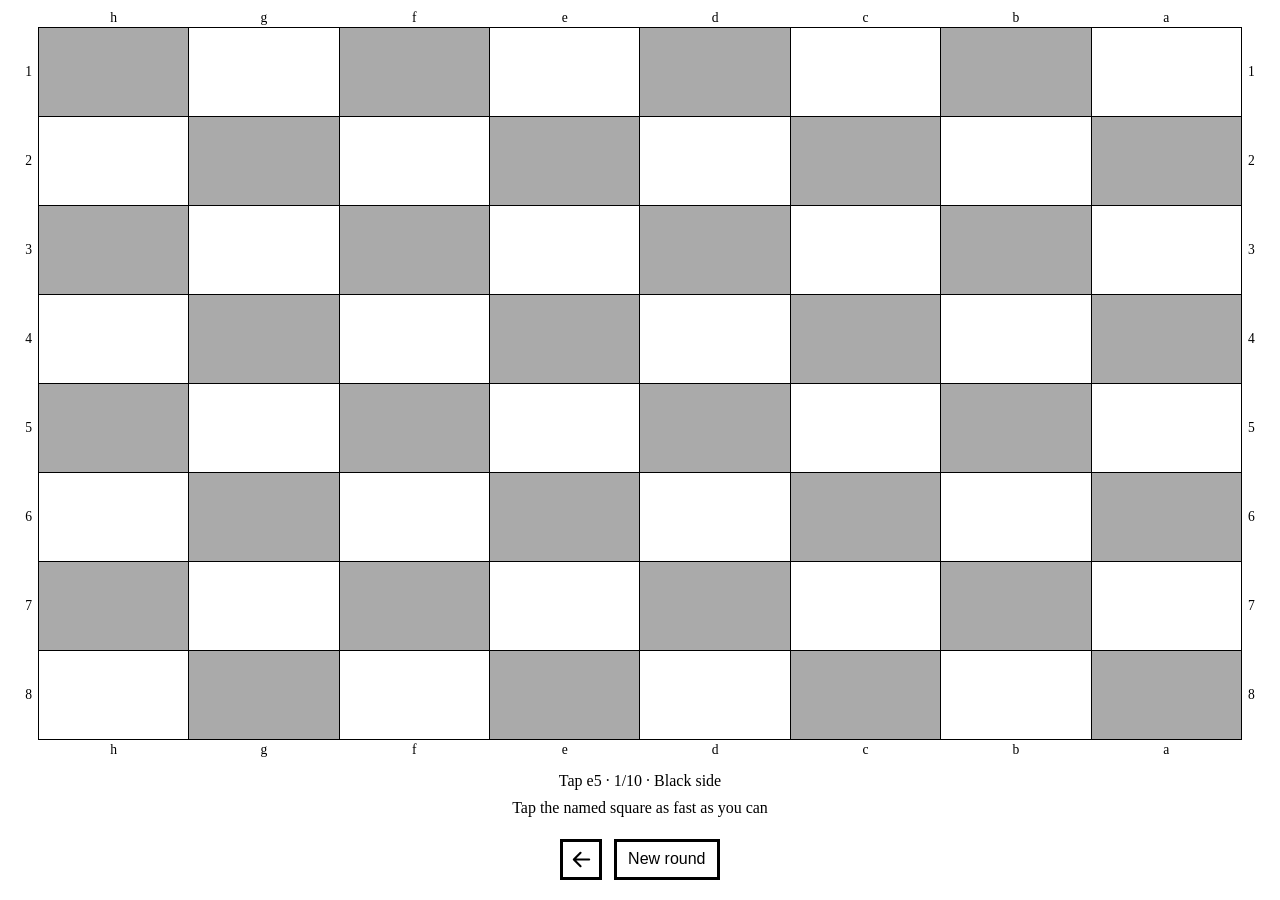
<file: coordinates.html>
<!DOCTYPE html>
<html lang="en">
<head>
<meta charset="utf-8">
<title>Chess — Coordinates</title>
<script>document.documentElement.className = 'loading';</script>
<link rel="stylesheet" href="style.css?v=19">
</head>
<body>
<table id="board"></table>
<p id="task"></p>
<p id="status"></p>
<p class="controls">
  <a class="icon back" href="training.html?v=19" title="Training"></a>
  <button id="start">New round</button>
</p>

<script src="board.js?v=19"></script>
<script>
(function () {
  'use strict';

  var BEST_KEY = 'kindle-chess-coords';
  var ROUND_LENGTH = 10;
  var FILES = 'abcdefgh';

  var taskEl = document.getElementById('task');
  var statusEl = document.getElementById('status');
  var startEl = document.getElementById('start');
  var board = new Board(document.getElementById('board'), onSquareTap);
  var best = load();
  var targets = [];
  var index = 0;
  var correct = 0;
  var startedAt = null;
  var locked = true;

  function load() {
    try {
      var raw = window.localStorage.getItem(BEST_KEY);
      return raw ? JSON.parse(raw) : null;
    } catch (e) {
      return null;
    }
  }

  function save() {
    try {
      window.localStorage.setItem(BEST_KEY, JSON.stringify(best));
    } catch (e) {}
  }

  function randomSquares(n) {
    var pool = [];

    for (var f = 0; f < 8; f++) {
      for (var r = 1; r <= 8; r++) {
        pool.push(FILES.charAt(f) + r);
      }
    }

    for (var i = pool.length - 1; i > 0; i--) {
      var j = Math.floor(Math.random() * (i + 1));
      var swap = pool[i];
      pool[i] = pool[j];
      pool[j] = swap;
    }

    return pool.slice(0, n);
  }

  function newRound() {
    targets = randomSquares(ROUND_LENGTH);
    index = 0;
    correct = 0;
    startedAt = Date.now();
    locked = false;
    board.setFlipped(Math.random() < 0.5);
    board.select(null);
    board.mark([]);
    showPrompt();
    statusEl.textContent = bestText();
  }

  function showPrompt() {
    var side = board.flipped ? 'Black side' : 'White side';
    taskEl.textContent = 'Tap ' + targets[index] + ' · ' + (index + 1) + '/' + ROUND_LENGTH + ' · ' + side;
  }

  function bestText() {
    if (!best) return 'Tap the named square as fast as you can';

    return 'Best: ' + best.correct + '/' + ROUND_LENGTH + ' in ' + Math.round(best.ms / 1000) + 's';
  }

  function onSquareTap(square) {
    if (locked) return;

    if (square === targets[index]) {
      correct++;
      advance();
      return;
    }

    locked = true;
    board.select(targets[index]);
    window.setTimeout(function () {
      board.select(null);
      locked = false;
      advance();
    }, 900);
  }

  function advance() {
    index++;

    if (index < targets.length) {
      showPrompt();
      return;
    }

    finishRound();
  }

  function finishRound() {
    locked = true;
    var ms = Date.now() - startedAt;
    var better = !best || correct > best.correct || (correct === best.correct && ms < best.ms);

    if (better) {
      best = { correct: correct, ms: ms };
      save();
    }

    taskEl.textContent = 'Round over: ' + correct + '/' + ROUND_LENGTH + ' in ' + Math.round(ms / 1000) + 's' + (better ? ' · New best!' : '');
    statusEl.textContent = bestText();
  }

  startEl.onclick = newRound;

  board.setPosition({});
  newRound();
  board.fitToScreen();
})();
</script>
<script>document.documentElement.className = '';</script>
</body>
</html>
</file>
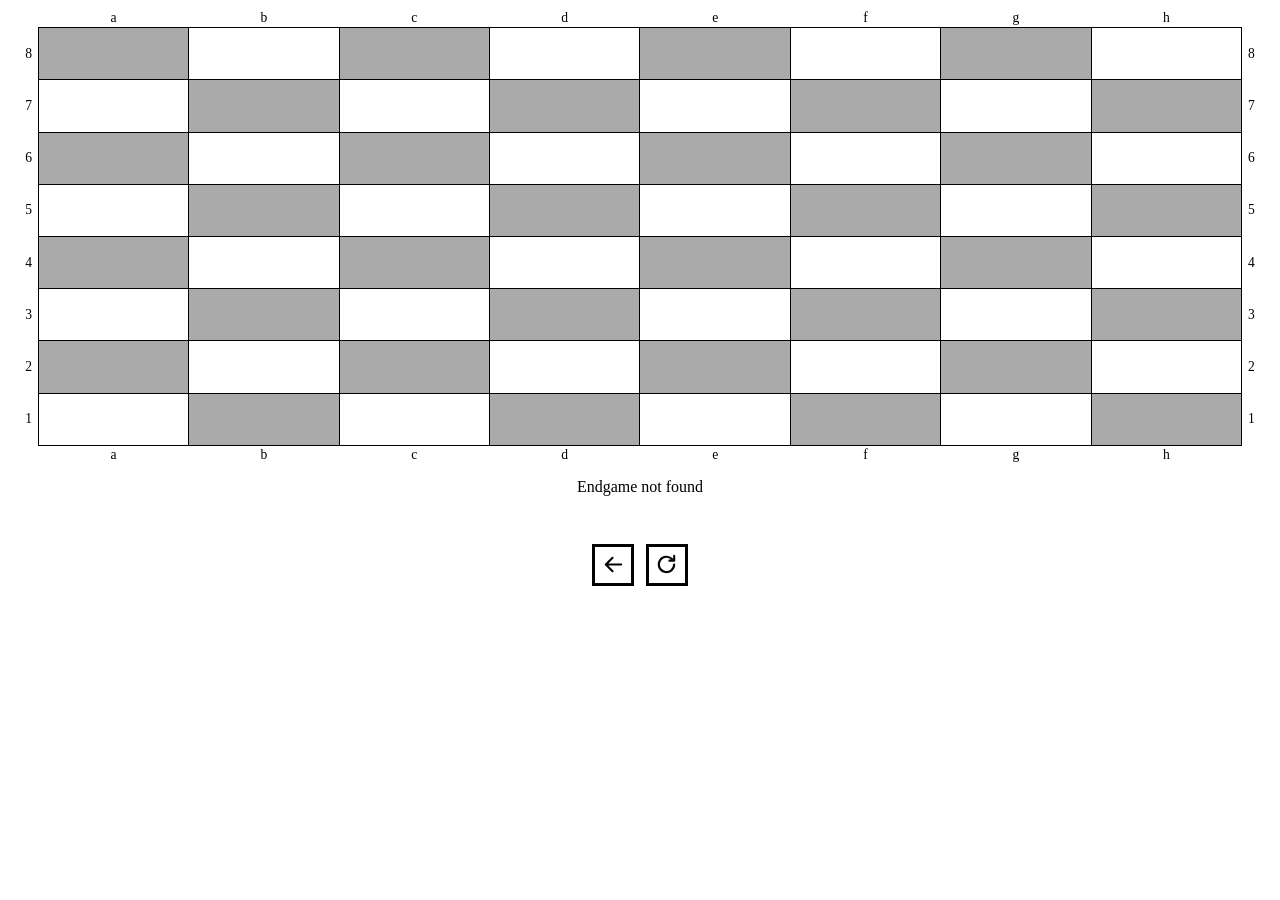
<file: endgame.html>
<!DOCTYPE html>
<html lang="en">
<head>
<meta charset="utf-8">
<title>Chess — Endgame</title>
<script>document.documentElement.className = 'loading';</script>
<link rel="stylesheet" href="style.css?v=19">
</head>
<body>
<div class="board-wrap">
  <table id="board"></table>
  <p id="badge" class="hidden"></p>
  <p id="overlay" class="hidden"></p>
</div>
<p id="task"></p>
<p id="status"></p>
<p class="controls">
  <a class="icon back" href="endgames.html?v=19" title="Endgames"></a>
  <button id="reset" class="icon reset" title="Restart"></button>
</p>

<script src="chess.js?v=19"></script>
<script src="bot.js?v=19"></script>
<script src="board.js?v=19"></script>
<script src="endgames.js?v=19"></script>
<script>
(function () {
  'use strict';

  var DONE_KEY = 'kindle-chess-endgames';
  var BOT_DEPTH = 4;
  var BOT_TIME_MS = 1500;
  var MIN_BOT_DELAY_MS = 1500;
  var GOALS = {
    mate: 'Checkmate within {n} moves',
    promote: 'Promote the pawn within {n} moves',
    hold: 'Hold the draw for {n} moves'
  };

  var boardEl = document.getElementById('board');
  var badgeEl = document.getElementById('badge');
  var overlayEl = document.getElementById('overlay');
  var taskEl = document.getElementById('task');
  var statusEl = document.getElementById('status');
  var resetEl = document.getElementById('reset');
  var board = new Board(boardEl, onSquareTap);
  var endgame = findEndgame();
  var state, humanColor, movesMade, history, result, thinking, initialBotQueens;

  function findEndgame() {
    var match = /[?&]id=([\w-]+)/.exec(window.location.search);

    for (var i = 0; i < ENDGAMES.length; i++) {
      if (match && ENDGAMES[i].id === match[1]) return ENDGAMES[i];
    }

    return null;
  }

  function load() {
    try {
      var raw = window.localStorage.getItem(DONE_KEY);
      return raw ? JSON.parse(raw) : {};
    } catch (e) {
      return {};
    }
  }

  function markDone() {
    var done = load();
    done[endgame.id] = true;

    try {
      window.localStorage.setItem(DONE_KEY, JSON.stringify(done));
    } catch (e) {}
  }

  function start() {
    state = Chess.fromFen(endgame.fen);
    humanColor = state.turn;
    initialBotQueens = queens(humanColor === 'w' ? 'b' : 'w');
    movesMade = 0;
    history = [];
    result = null;
    thinking = false;
    board.select(null);
    board.mark([]);
    board.setFlipped(humanColor === 'b');
    board.setPosition(state.pieces);
    setText(overlayEl, '');
    boardEl.className = '';
    render();
  }

  function setText(el, text) {
    el.textContent = text;
    el.className = text ? '' : 'hidden';
  }

  function render() {
    var goal = GOALS[endgame.goal].replace('{n}', endgame.maxMoves);
    taskEl.textContent = goal + ' · Move ' + Math.min(movesMade + 1, endgame.maxMoves) + '/' + endgame.maxMoves;
    renderHistory();
    renderBadge();
  }

  function renderBadge() {
    var badge = '';

    if (thinking) {
      badge = 'Thinking...';
    } else if (!result && Chess.status(state) === 'check') {
      badge = 'Check';
    }

    setText(badgeEl, badge);
  }

  function renderHistory() {
    var pairs = [];

    for (var i = 0; i < history.length; i += 2) {
      var pair = (i / 2 + 1) + '. ' + history[i];

      if (history[i + 1]) pair += ' ' + history[i + 1];

      pairs.push(pair);
    }

    statusEl.textContent = pairs.join('  ');

    while (pairs.length > 1 && statusEl.scrollWidth > statusEl.clientWidth + 1) {
      pairs.shift();
      statusEl.textContent = '… ' + pairs.join('  ');
    }
  }

  function finish(success, message) {
    result = success ? 'success' : 'failed';
    board.select(null);
    setText(overlayEl, message);
    boardEl.className = 'dimmed';
    renderBadge();

    if (success) markDone();
  }

  function queens(color) {
    var n = 0;

    for (var sq in state.pieces) {
      if (state.pieces[sq] === color + 'Q') n++;
    }

    return n;
  }

  function pawnsLeft(color) {
    for (var sq in state.pieces) {
      if (state.pieces[sq] === color + 'P') return true;
    }

    return false;
  }

  function onlyKings() {
    for (var sq in state.pieces) {
      if (state.pieces[sq].charAt(1) !== 'K') return false;
    }

    return true;
  }

  function checkOutcome() {
    var status = Chess.status(state);
    var botColor = humanColor === 'w' ? 'b' : 'w';

    if (status === 'checkmate') {
      if (state.turn === humanColor) {
        finish(false, 'You got mated');
      } else if (endgame.goal === 'hold') {
        finish(true, 'You even won!');
      } else {
        finish(true, 'Checkmate!');
      }

      return true;
    }

    if (status === 'stalemate' || onlyKings()) {
      finish(endgame.goal === 'hold', endgame.goal === 'hold' ? 'Draw held!' : 'Draw — try again');
      return true;
    }

    if (endgame.goal === 'promote') {
      if (queens(humanColor) > 0) {
        finish(true, 'Promoted!');
        return true;
      }

      if (!pawnsLeft(humanColor)) {
        finish(false, 'You lost the pawn');
        return true;
      }
    }

    if (endgame.goal === 'hold' && queens(botColor) > initialBotQueens) {
      finish(false, 'The pawn promoted');
      return true;
    }

    if (endgame.goal === 'hold' && initialBotQueens === 0 && !pawnsLeft(botColor)) {
      finish(true, 'Pawn gone — draw held!');
      return true;
    }

    if (state.turn === humanColor && movesMade >= endgame.maxMoves) {
      finish(endgame.goal === 'hold', endgame.goal === 'hold' ? 'Draw held!' : 'Out of moves');
      return true;
    }

    return false;
  }

  function move(from, to) {
    history.push(Chess.notation(state, from, to));
    state = Chess.applyMove(state, from, to);
    board.setPosition(state.pieces);

    if (state.turn === humanColor) movesMade++;

    render();

    return checkOutcome();
  }

  function scheduleBot() {
    if (result || state.turn === humanColor) return;

    thinking = true;
    renderBadge();
    window.setTimeout(playBotMove, 50);
  }

  function playBotMove() {
    var started = Date.now();
    var ranked = Bot.analyze(state, BOT_DEPTH, BOT_TIME_MS);

    if (!ranked.length) {
      thinking = false;
      return;
    }

    var wait = Math.max(0, MIN_BOT_DELAY_MS - (Date.now() - started));

    window.setTimeout(function () {
      thinking = false;
      var choice = ranked[0].move;
      move(choice.from, choice.to);
      board.mark([choice.from, choice.to]);
    }, wait);
  }

  function ownPiece(square) {
    var piece = state.pieces[square];

    return piece && piece.charAt(0) === state.turn;
  }

  function onSquareTap(square) {
    if (thinking || result || state.turn !== humanColor) return;

    var selected = board.selected;

    if (!selected) {
      if (ownPiece(square)) board.select(square);
      return;
    }

    if (square === selected) {
      board.select(null);
      return;
    }

    if (Chess.legalMoves(state, selected).indexOf(square) === -1) {
      board.select(ownPiece(square) ? square : null);
      return;
    }

    board.select(null);
    board.mark([]);

    if (!move(selected, square)) scheduleBot();
  }

  resetEl.onclick = function () {
    if (thinking) return;

    start();
  };

  if (!endgame) {
    taskEl.textContent = 'Endgame not found';
    return;
  }

  document.title = 'Chess — ' + endgame.name;
  start();
  board.fitToScreen();
  scheduleBot();
})();
</script>
<script>document.documentElement.className = '';</script>
</body>
</html>
</file>
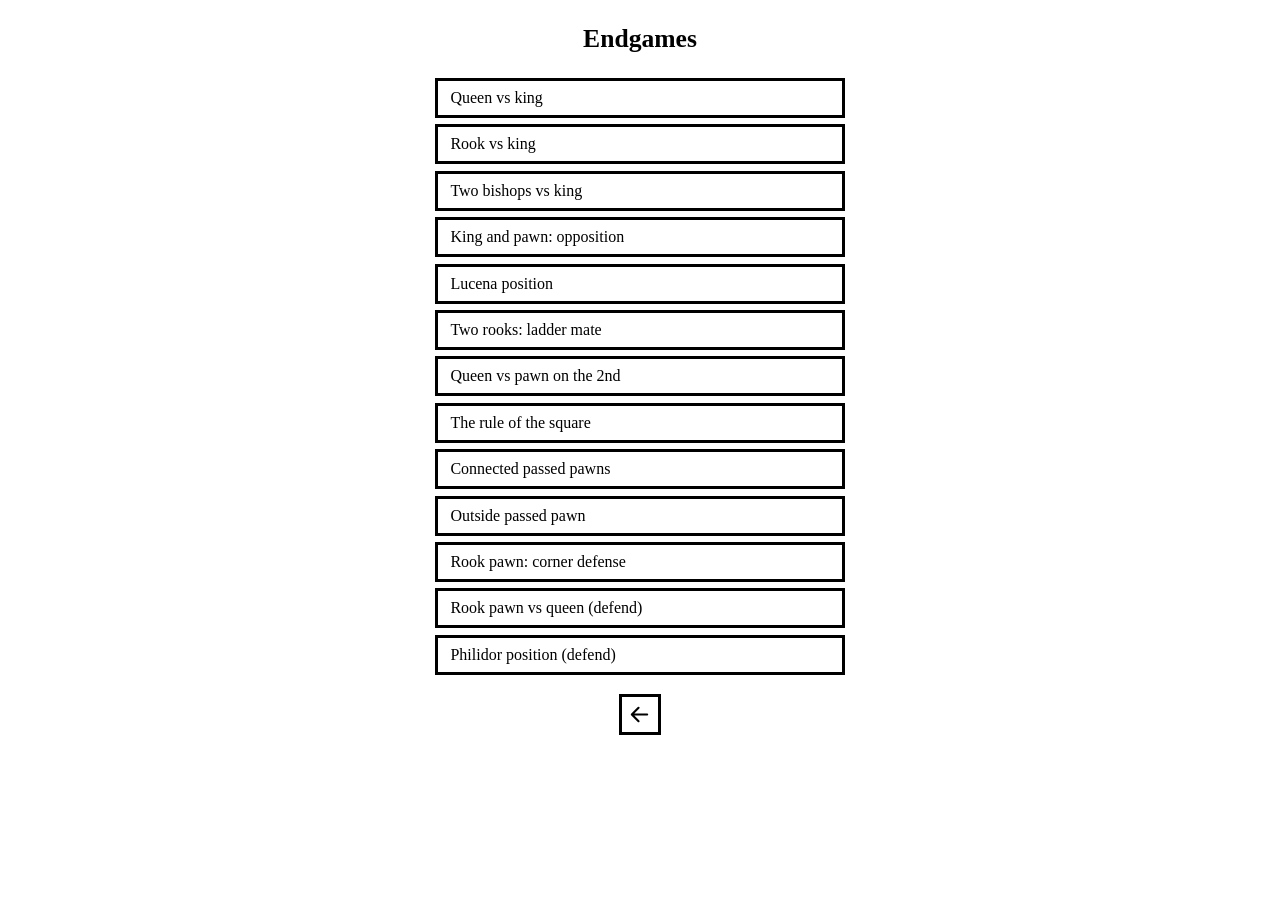
<file: endgames.html>
<!DOCTYPE html>
<html lang="en">
<head>
<meta charset="utf-8">
<title>Chess — Endgames</title>
<link rel="stylesheet" href="style.css?v=19">
</head>
<body>
<h1>Endgames</h1>
<nav id="endgames" class="menu compact"></nav>
<p class="controls">
  <a class="icon back" href="training.html?v=19" title="Training"></a>
</p>

<script src="endgames.js?v=19"></script>
<script>
(function () {
  'use strict';

  function load(key) {
    try {
      var raw = window.localStorage.getItem(key);
      return raw ? JSON.parse(raw) : null;
    } catch (e) {
      return null;
    }
  }

  var done = load('kindle-chess-endgames') || {};
  var html = [];

  for (var i = 0; i < ENDGAMES.length; i++) {
    var e = ENDGAMES[i];
    var mark = done[e.id] ? ' ✓' : '';
    html.push('<a href="endgame.html?id=' + e.id + '&v=19">' + e.name + mark + '</a>');
  }

  document.getElementById('endgames').innerHTML = html.join('');
})();
</script>
</body>
</html>
</file>
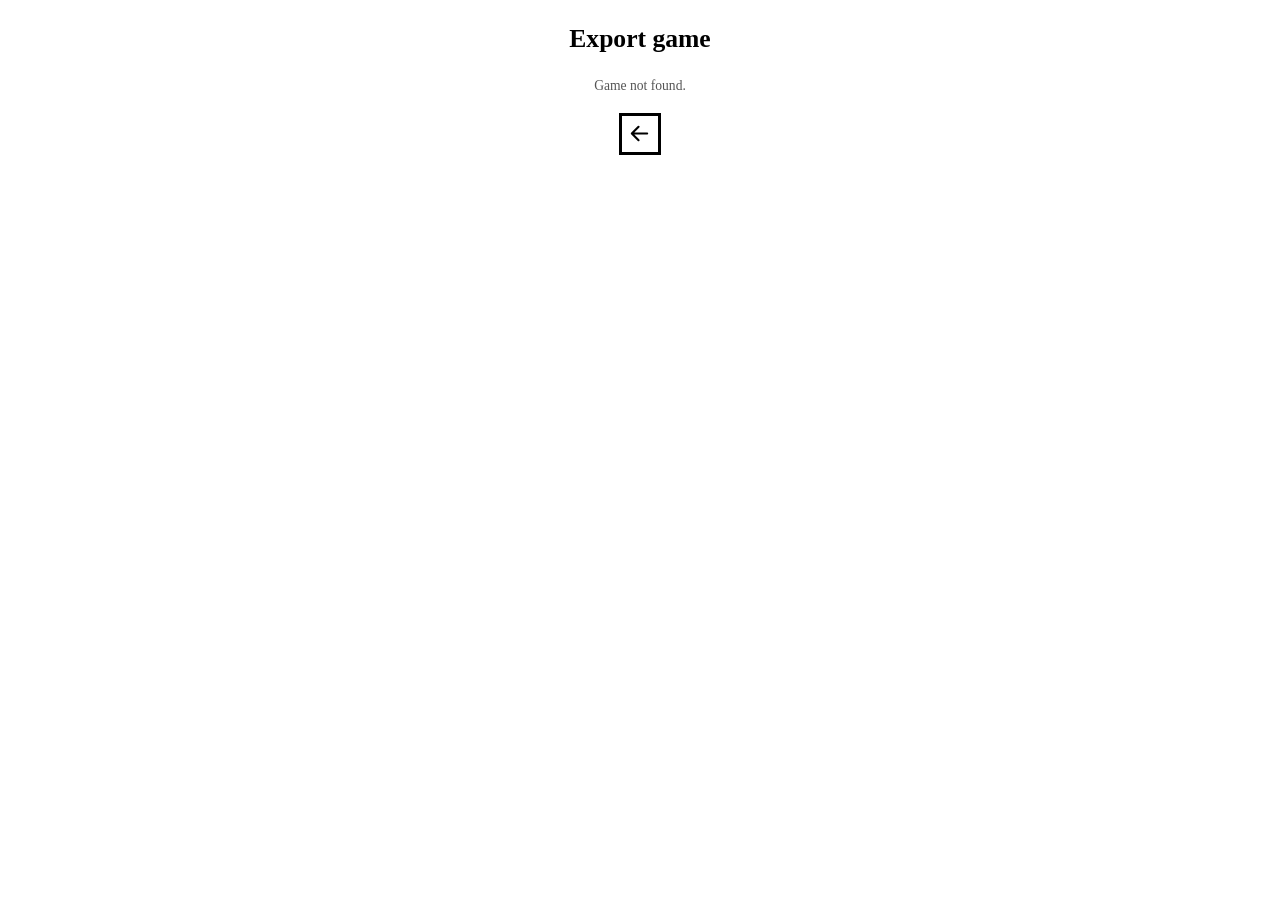
<file: export.html>
<!DOCTYPE html>
<html lang="en">
<head>
<meta charset="utf-8">
<title>Chess — Export</title>
<script>document.documentElement.className = 'loading';</script>
<link rel="stylesheet" href="style.css?v=19">
</head>
<body>
<h1>Export game</h1>
<div id="qr"></div>
<p class="hint" id="caption">Scan with your phone to open the game in Lichess.</p>
<p class="controls">
  <a id="back" class="icon back" href="games.html?v=19" title="Review"></a>
</p>

<script src="qr.js?v=19"></script>
<script>
(function () {
  'use strict';

  var GAMES_KEY = 'kindle-chess-games';

  var qrEl = document.getElementById('qr');
  var captionEl = document.getElementById('caption');
  var backEl = document.getElementById('back');

  function load() {
    try {
      var raw = window.localStorage.getItem(GAMES_KEY);
      return raw ? JSON.parse(raw) : null;
    } catch (e) {
      return null;
    }
  }

  function gameIdFromUrl() {
    var match = /[?&]id=(\d+)/.exec(window.location.search);

    return match ? parseInt(match[1], 10) : null;
  }

  function findGame(games, id) {
    for (var i = 0; i < games.length; i++) {
      if (games[i].id === id) return games[i];
    }

    return null;
  }

  function buildPgn(game) {
    var results = { win: '1-0', loss: '0-1', draw: '1/2-1/2' };
    var result = results[game.result] || '*';
    var date = game.date ? game.date.substr(0, 10).replace(/-/g, '.') : '????.??.??';
    var tags = [
      '[Event "Kindle Chess"]',
      '[Date "' + date + '"]',
      '[White "You"]',
      '[Black "Bot level ' + game.level + '"]',
      '[Result "' + result + '"]'
    ];

    if (game.fen) {
      tags.push('[SetUp "1"]');
      tags.push('[FEN "' + game.fen + '"]');
    }

    var moves = [];

    for (var i = 0; i < game.history.length; i += 2) {
      var pair = (i / 2 + 1) + '. ' + game.history[i];

      if (game.history[i + 1]) pair += ' ' + game.history[i + 1];

      moves.push(pair);
    }

    return tags.join('\n') + '\n\n' + moves.join(' ') + ' ' + result + '\n';
  }

  var game = findGame(load() || [], gameIdFromUrl());

  if (!game) {
    captionEl.textContent = 'Game not found.';
    return;
  }

  backEl.href = 'review.html?id=' + game.id + '&v=19';

  var url = 'https://lichess.org/paste?pgn=' + encodeURIComponent(buildPgn(game));
  var qr = qrcode(0, 'L');
  qr.addData(url);
  qr.make();
  qrEl.innerHTML = qr.createSvgTag({ cellSize: 4, margin: 4, scalable: true });

  var svg = qrEl.getElementsByTagName('svg')[0];
  var size = Math.round(Math.min(document.body.clientWidth * 0.85, 384));
  svg.setAttribute('width', size);
  svg.setAttribute('height', size);
})();
</script>
<script>document.documentElement.className = '';</script>
</body>
</html>
</file>
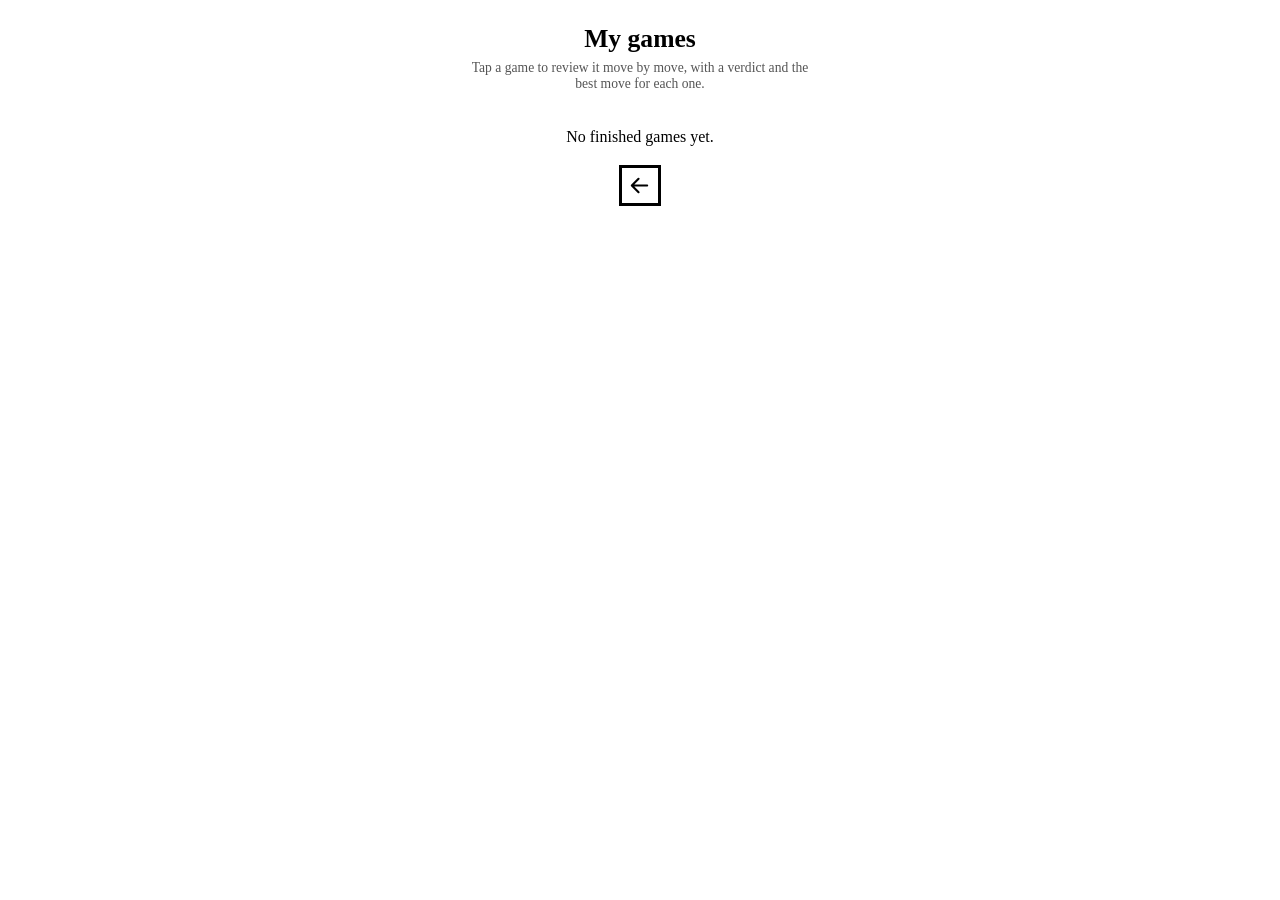
<file: games.html>
<!DOCTYPE html>
<html lang="en">
<head>
<meta charset="utf-8">
<title>Chess — My games</title>
<link rel="stylesheet" href="style.css?v=19">
</head>
<body>
<h1>My games</h1>
<p class="hint">Tap a game to review it move by move, with a verdict and the best move for each one.</p>
<table id="games"></table>
<p id="games-empty"></p>
<p class="controls">
  <a class="icon back" href="index.html?v=19" title="Menu"></a>
</p>

<script>
(function () {
  'use strict';

  var RESULTS = { win: 'Won', loss: 'Lost', draw: 'Draw' };

  function load(key) {
    try {
      var raw = window.localStorage.getItem(key);
      return raw ? JSON.parse(raw) : null;
    } catch (e) {
      return null;
    }
  }

  function pad(n) {
    return n < 10 ? '0' + n : String(n);
  }

  function formatDate(iso) {
    var d = new Date(iso);

    return pad(d.getDate()) + '/' + pad(d.getMonth() + 1) + ' ' + pad(d.getHours()) + ':' + pad(d.getMinutes());
  }

  function cell(gameId, text) {
    return '<td><a href="review.html?id=' + gameId + '&v=19">' + text + '</a></td>';
  }

  var games = load('kindle-chess-games') || [];

  if (!games.length) {
    document.getElementById('games-empty').textContent = 'No finished games yet.';
    return;
  }

  var rows = ['<tr><th>Date</th><th>Level</th><th>Result</th><th>Moves</th></tr>'];

  var anyPractice = false;

  for (var i = games.length - 1; i >= 0; i--) {
    var g = games[i];
    var moves = Math.ceil(g.uci.length / 2);

    if (g.fen) anyPractice = true;

    rows.push('<tr>' + cell(g.id, formatDate(g.date)) + cell(g.id, g.level) + cell(g.id, RESULTS[g.result] + (g.fen ? ' *' : '')) + cell(g.id, moves) + '</tr>');
  }

  document.getElementById('games').innerHTML = rows.join('');

  if (anyPractice) {
    document.getElementById('games-empty').textContent = '* practice game (no rating)';
  }
})();
</script>
</body>
</html>
</file>
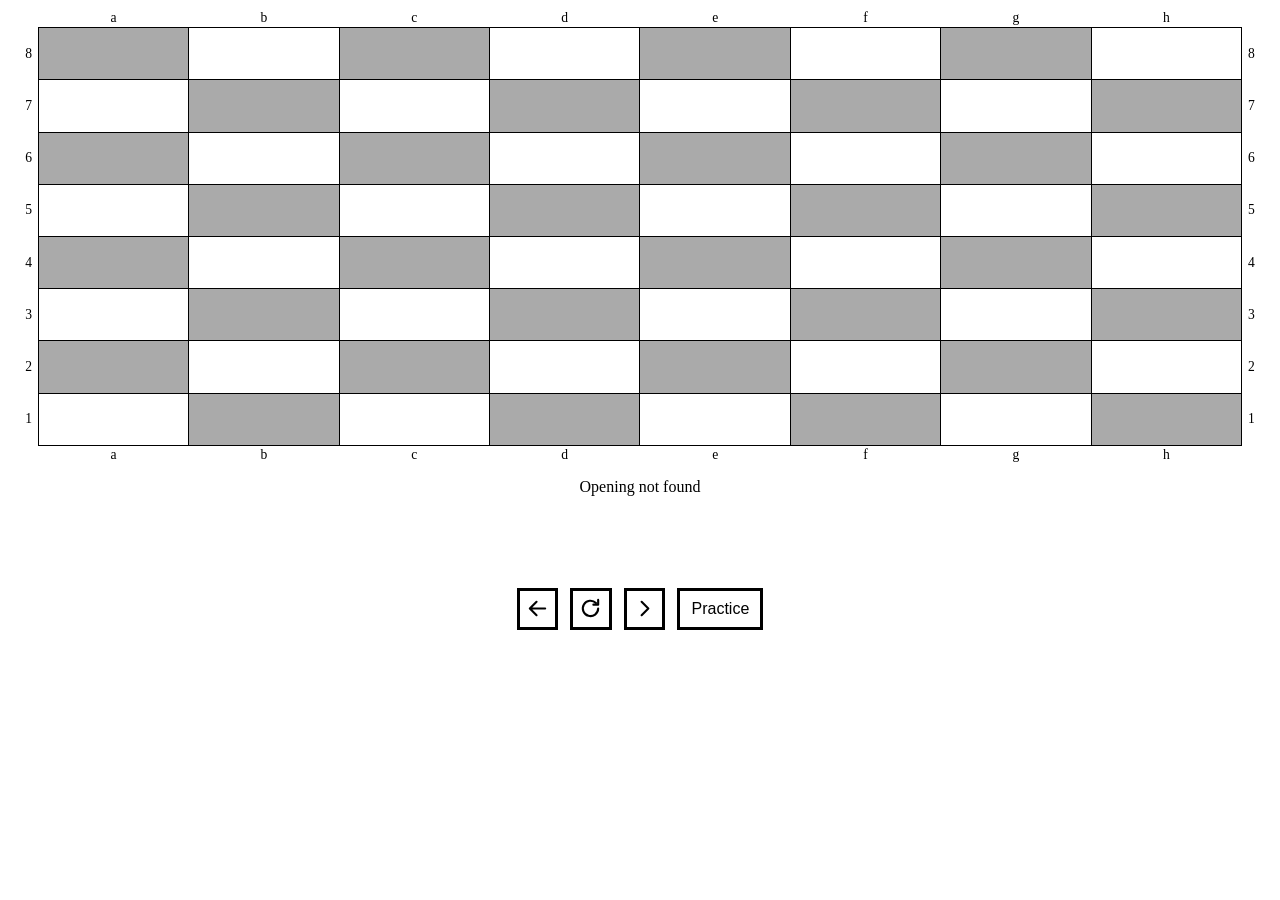
<file: opening.html>
<!DOCTYPE html>
<html lang="en">
<head>
<meta charset="utf-8">
<title>Chess — Opening</title>
<script>document.documentElement.className = 'loading';</script>
<link rel="stylesheet" href="style.css?v=19">
</head>
<body>
<div class="board-wrap">
  <table id="board"></table>
  <p id="badge" class="hidden"></p>
  <p id="overlay" class="hidden"></p>
</div>
<p id="task"></p>
<p id="status"></p>
<p id="note"></p>
<p class="controls">
  <a class="icon back" href="openings.html?v=19" title="Openings"></a>
  <button id="reset" class="icon reset" title="Restart"></button>
  <button id="step" class="icon next" title="Show me"></button>
  <button id="practice">Practice</button>
  <button id="continue" class="hidden">Keep playing</button>
</p>

<script src="chess.js?v=19"></script>
<script src="bot.js?v=19"></script>
<script src="board.js?v=19"></script>
<script src="openings.js?v=19"></script>
<script>
(function () {
  'use strict';

  var DONE_KEY = 'kindle-chess-openings';
  var BOT_LEVEL = 4;
  var REVERT_MS = 1200;
  var MIN_BOT_DELAY_MS = 1500;

  var boardEl = document.getElementById('board');
  var badgeEl = document.getElementById('badge');
  var overlayEl = document.getElementById('overlay');
  var taskEl = document.getElementById('task');
  var statusEl = document.getElementById('status');
  var noteEl = document.getElementById('note');
  var resetEl = document.getElementById('reset');
  var stepEl = document.getElementById('step');
  var practiceEl = document.getElementById('practice');
  var continueEl = document.getElementById('continue');
  var board = new Board(boardEl, onSquareTap);
  var opening = findOpening();
  var state, humanColor, step, history, mode, locked, missed;

  function findOpening() {
    var match = /[?&]id=([\w-]+)/.exec(window.location.search);

    for (var i = 0; i < OPENINGS.length; i++) {
      if (match && OPENINGS[i].id === match[1]) return OPENINGS[i];
    }

    return null;
  }

  function pad(n) {
    return n < 10 ? '0' + n : String(n);
  }

  function dateKey(d) {
    return d.getFullYear() + '-' + pad(d.getMonth() + 1) + '-' + pad(d.getDate());
  }

  function scheduleReview() {
    var done;

    try {
      done = JSON.parse(window.localStorage.getItem(DONE_KEY)) || {};
    } catch (e) {
      done = {};
    }

    var prev = done[opening.id];
    var prevInterval = prev && prev.interval ? prev.interval : 0;
    var interval = missed ? 1 : Math.min(prevInterval * 2 || 1, 30);

    done[opening.id] = {
      interval: interval,
      due: dateKey(new Date(Date.now() + interval * 86400000))
    };

    try {
      window.localStorage.setItem(DONE_KEY, JSON.stringify(done));
    } catch (e) {}

    return interval;
  }

  function setText(el, text) {
    el.textContent = text;
    el.className = text ? '' : 'hidden';
  }

  function start(newMode) {
    state = Chess.initialPosition();
    humanColor = opening.side;
    step = 0;
    history = [];
    mode = newMode;
    locked = false;
    missed = false;
    board.select(null);
    board.mark([]);
    board.setFlipped(humanColor === 'b');
    board.setPosition(state.pieces);
    setText(overlayEl, '');
    boardEl.className = '';
    continueEl.className = 'hidden';
    stepEl.className = mode === 'learn' ? 'icon next' : 'hidden';
    practiceEl.className = mode === 'learn' ? '' : 'hidden';
    noteEl.textContent = opening.description;
    render();

    if (mode === 'learn' && state.turn === humanColor) {
      window.setTimeout(showLesson, 800);
    } else {
      scheduleOpponent();
    }
  }

  function noteFor(index) {
    var note = opening.notes && opening.notes[index];
    var san = opening.san[index];

    return note ? san + ' — ' + note : 'Play ' + san;
  }

  function showLesson() {
    if (step >= opening.moves.length) return;

    var uci = expectedMove();
    board.mark([uci.substr(0, 2), uci.substr(2, 2)]);
    noteEl.textContent = noteFor(step);
  }

  function render() {
    var sideName = humanColor === 'w' ? 'White' : 'Black';

    if (mode === 'learn') {
      taskEl.textContent = opening.eco + ' ' + opening.name + ' · Guided as ' + sideName;
    } else if (mode === 'line') {
      taskEl.textContent = opening.eco + ' ' + opening.name + ' · From memory as ' + sideName;
    } else {
      taskEl.textContent = opening.eco + ' ' + opening.name + ' · Playing on vs bot';
    }

    renderHistory();
    renderBadge('');
  }

  function renderBadge(text) {
    if (!text && Chess.status(state) === 'check') text = 'Check';

    setText(badgeEl, text);
  }

  function renderHistory() {
    var pairs = [];

    for (var i = 0; i < history.length; i += 2) {
      var pair = (i / 2 + 1) + '. ' + history[i];

      if (history[i + 1]) pair += ' ' + history[i + 1];

      pairs.push(pair);
    }

    statusEl.textContent = pairs.join('  ');

    while (pairs.length > 1 && statusEl.scrollWidth > statusEl.clientWidth + 1) {
      pairs.shift();
      statusEl.textContent = '… ' + pairs.join('  ');
    }
  }

  function applyMove(from, to) {
    history.push(Chess.notation(state, from, to));
    state = Chess.applyMove(state, from, to);
    step++;
    board.setPosition(state.pieces);
    board.mark([from, to]);
    render();
  }

  function expectedMove() {
    return opening.moves[step];
  }

  function scheduleOpponent() {
    if (state.turn === humanColor) {
      if (mode === 'learn') window.setTimeout(showLesson, 600);
      return;
    }

    locked = true;

    if (mode === 'learn' || mode === 'line') {
      window.setTimeout(playLineMove, 500);
    } else {
      renderBadge('Thinking...');
      window.setTimeout(playBotMove, 50);
    }
  }

  function playLineMove() {
    var noteIndex = step;
    var uci = expectedMove();
    applyMove(uci.substr(0, 2), uci.substr(2, 2));
    locked = false;

    if (mode === 'learn') noteEl.textContent = noteFor(noteIndex);

    if (step >= opening.moves.length) {
      completeLine();
    } else if (mode === 'learn') {
      scheduleOpponent();
    }
  }

  function playBotMove() {
    var started = Date.now();
    var choice = Bot.bestMove(state, BOT_LEVEL);
    var wait = Math.max(0, MIN_BOT_DELAY_MS - (Date.now() - started));

    window.setTimeout(function () {
      applyMove(choice.from, choice.to);
      locked = false;
      renderBadge('');
      checkGameOver();
    }, wait);
  }

  function completeLine() {
    locked = true;

    setText(overlayEl, 'Line complete!');
    boardEl.className = 'dimmed';

    if (mode === 'line') {
      var interval = scheduleReview();
      noteEl.textContent = missed
        ? 'Some slips — this line comes back for review tomorrow.'
        : 'Next review in ' + interval + (interval === 1 ? ' day.' : ' days.');
    } else {
      noteEl.textContent = 'Now try it from memory with Practice.';
    }

    continueEl.className = '';
    stepEl.className = 'hidden';
  }

  function checkGameOver() {
    var status = Chess.status(state);

    if (status !== 'checkmate' && status !== 'stalemate') return;

    locked = true;
    boardEl.className = 'dimmed';

    if (status === 'stalemate') {
      setText(overlayEl, 'Draw');
    } else {
      setText(overlayEl, state.turn === humanColor ? 'You lost' : 'You won');
    }
  }

  function ownPiece(square) {
    var piece = state.pieces[square];

    return piece && piece.charAt(0) === state.turn;
  }

  function onSquareTap(square) {
    if (locked || state.turn !== humanColor) return;

    var selected = board.selected;

    if (!selected) {
      if (ownPiece(square)) board.select(square);
      return;
    }

    if (square === selected) {
      board.select(null);
      return;
    }

    if (Chess.legalMoves(state, selected).indexOf(square) === -1) {
      board.select(ownPiece(square) ? square : null);
      return;
    }

    board.select(null);

    if (mode === 'learn') {
      tryLearnMove(selected, square);
    } else if (mode === 'line') {
      tryLineMove(selected, square);
    } else {
      applyMove(selected, square);
      checkGameOver();

      if (!overlayEl.textContent) scheduleOpponent();
    }
  }

  function tryLearnMove(from, to) {
    var expected = expectedMove();

    if (from + to !== expected) {
      showLesson();
      return;
    }

    applyMove(from, to);

    if (step >= opening.moves.length) {
      completeLine();
    } else {
      scheduleOpponent();
    }
  }

  function tryLineMove(from, to) {
    var expected = expectedMove();

    if (from + to !== expected) {
      showWrongMove(from, to, expected);
      return;
    }

    noteEl.textContent = '';
    applyMove(from, to);

    if (step >= opening.moves.length) {
      completeLine();
    } else {
      scheduleOpponent();
    }
  }

  function showWrongMove(from, to, expected) {
    locked = true;

    if (mode === 'line') missed = true;
    board.setPosition(Chess.applyMove(state, from, to).pieces);
    board.mark([from, to]);
    renderBadge('Not the main line');
    noteEl.textContent = 'Expected: ' + Chess.notation(state, expected.substr(0, 2), expected.substr(2, 2));
    window.setTimeout(function () {
      board.setPosition(state.pieces);
      board.mark([]);
      renderBadge('');
      locked = false;
    }, REVERT_MS);
  }

  stepEl.onclick = function () {
    if (locked || mode !== 'learn' || state.turn !== humanColor || step >= opening.moves.length) return;

    playLineMove();
  };

  practiceEl.onclick = function () {
    start('line');
  };

  continueEl.onclick = function () {
    mode = 'free';
    locked = false;
    setText(overlayEl, '');
    boardEl.className = '';
    continueEl.className = 'hidden';
    noteEl.textContent = '';
    render();
    scheduleOpponent();
  };

  resetEl.onclick = function () {
    start(mode === 'free' ? 'line' : mode);
  };

  if (!opening) {
    taskEl.textContent = 'Opening not found';
    return;
  }

  document.title = 'Chess — ' + opening.name;
  start(/[?&]mode=practice/.test(window.location.search) ? 'line' : 'learn');
  board.fitToScreen();
})();
</script>
<script>document.documentElement.className = '';</script>
</body>
</html>
</file>
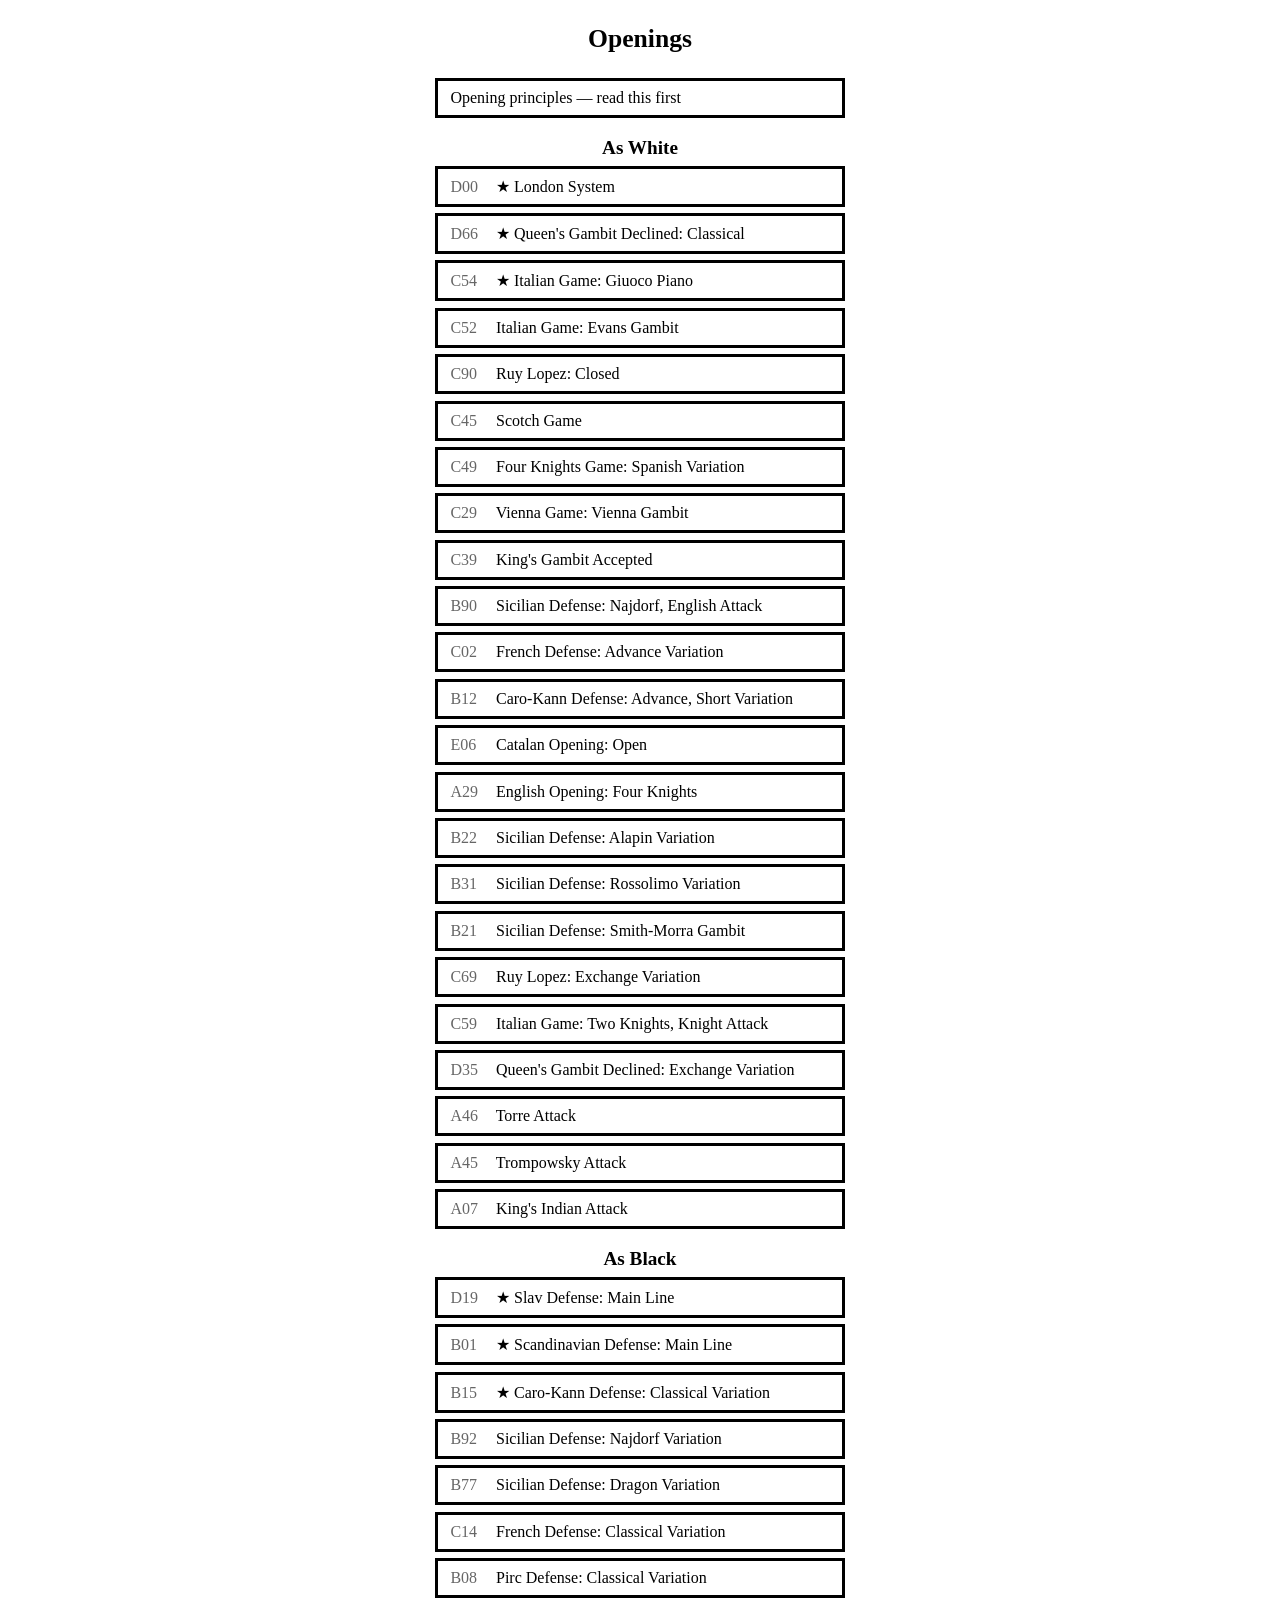
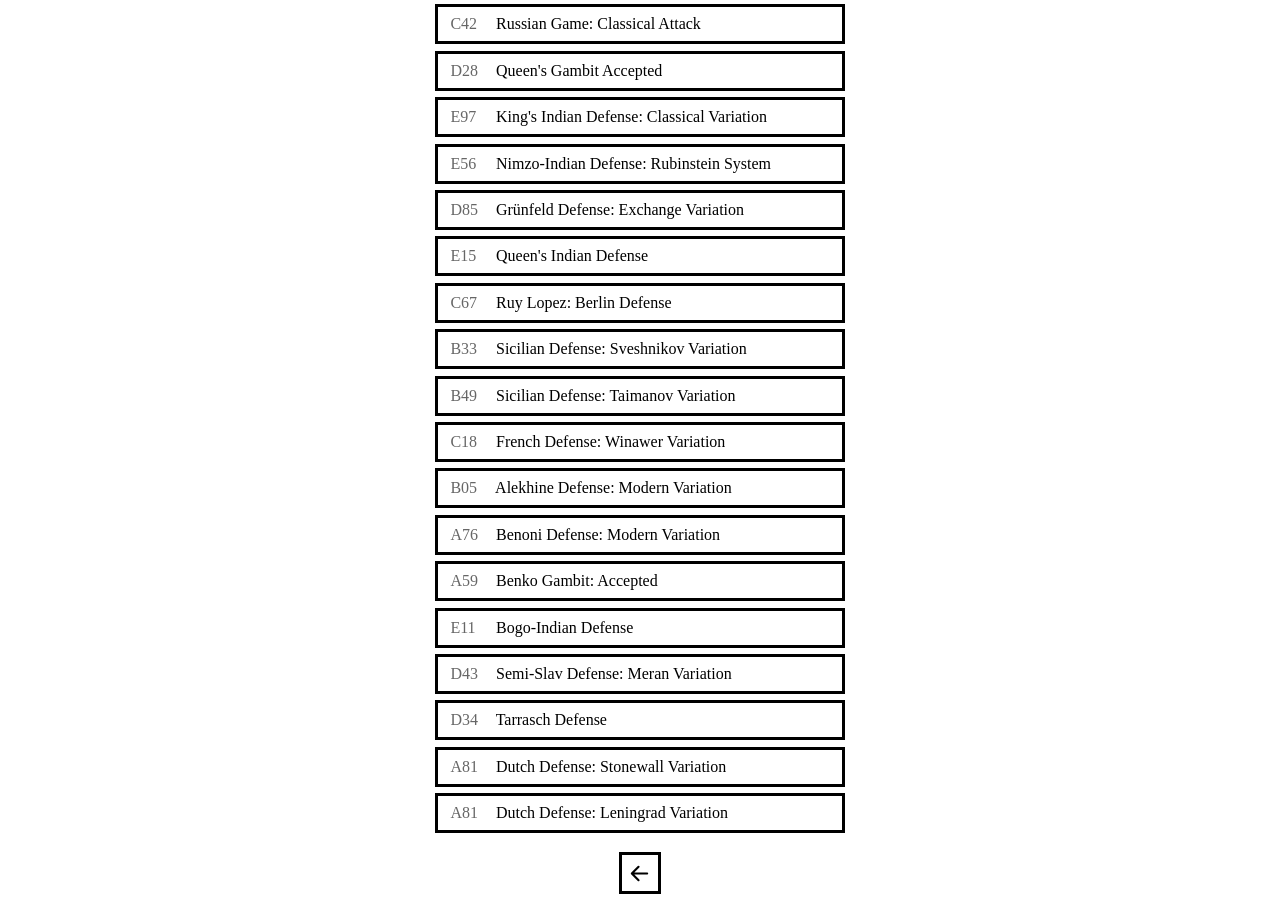
<file: openings.html>
<!DOCTYPE html>
<html lang="en">
<head>
<meta charset="utf-8">
<title>Chess — Openings</title>
<link rel="stylesheet" href="style.css?v=19">
</head>
<body>
<h1>Openings</h1>
<p class="hint hidden" id="due"></p>
<nav class="menu compact">
  <a href="principles.html?v=19">Opening principles — read this first</a>
</nav>
<h2>As White</h2>
<nav id="white" class="menu compact"></nav>
<h2>As Black</h2>
<nav id="black" class="menu compact"></nav>
<p class="controls">
  <a class="icon back" href="training.html?v=19" title="Training"></a>
</p>

<script src="openings.js?v=19"></script>
<script>
(function () {
  'use strict';

  function load(key) {
    try {
      var raw = window.localStorage.getItem(key);
      return raw ? JSON.parse(raw) : null;
    } catch (e) {
      return null;
    }
  }

  function pad(n) {
    return n < 10 ? '0' + n : String(n);
  }

  var d = new Date();
  var today = d.getFullYear() + '-' + pad(d.getMonth() + 1) + '-' + pad(d.getDate());

  function isDue(record) {
    if (!record) return false;

    if (record === true) return true;

    return record.due <= today;
  }

  var done = load('kindle-chess-openings') || {};
  var html = { w: [], b: [] };
  var dueCount = 0;

  for (var i = 0; i < OPENINGS.length; i++) {
    var o = OPENINGS[i];
    var record = done[o.id];
    var due = isDue(record);

    if (due) dueCount++;

    var mark = (o.starter ? '★ ' : '') + o.name + (record && !due ? ' ✓' : '') + (due ? ' — review' : '');
    var href = 'opening.html?id=' + o.id + (due ? '&mode=practice' : '') + '&v=19';
    var entry = '<a href="' + href + '"><span class="eco">' + o.eco + '</span> ' + mark + '</a>';

    if (o.starter) {
      html[o.side].unshift(entry);
    } else {
      html[o.side].push(entry);
    }
  }

  document.getElementById('white').innerHTML = html.w.join('');
  document.getElementById('black').innerHTML = html.b.join('');

  if (dueCount) {
    var dueEl = document.getElementById('due');
    dueEl.textContent = 'Due for review today: ' + dueCount;
    dueEl.className = 'hint';
  }
})();
</script>
</body>
</html>
</file>
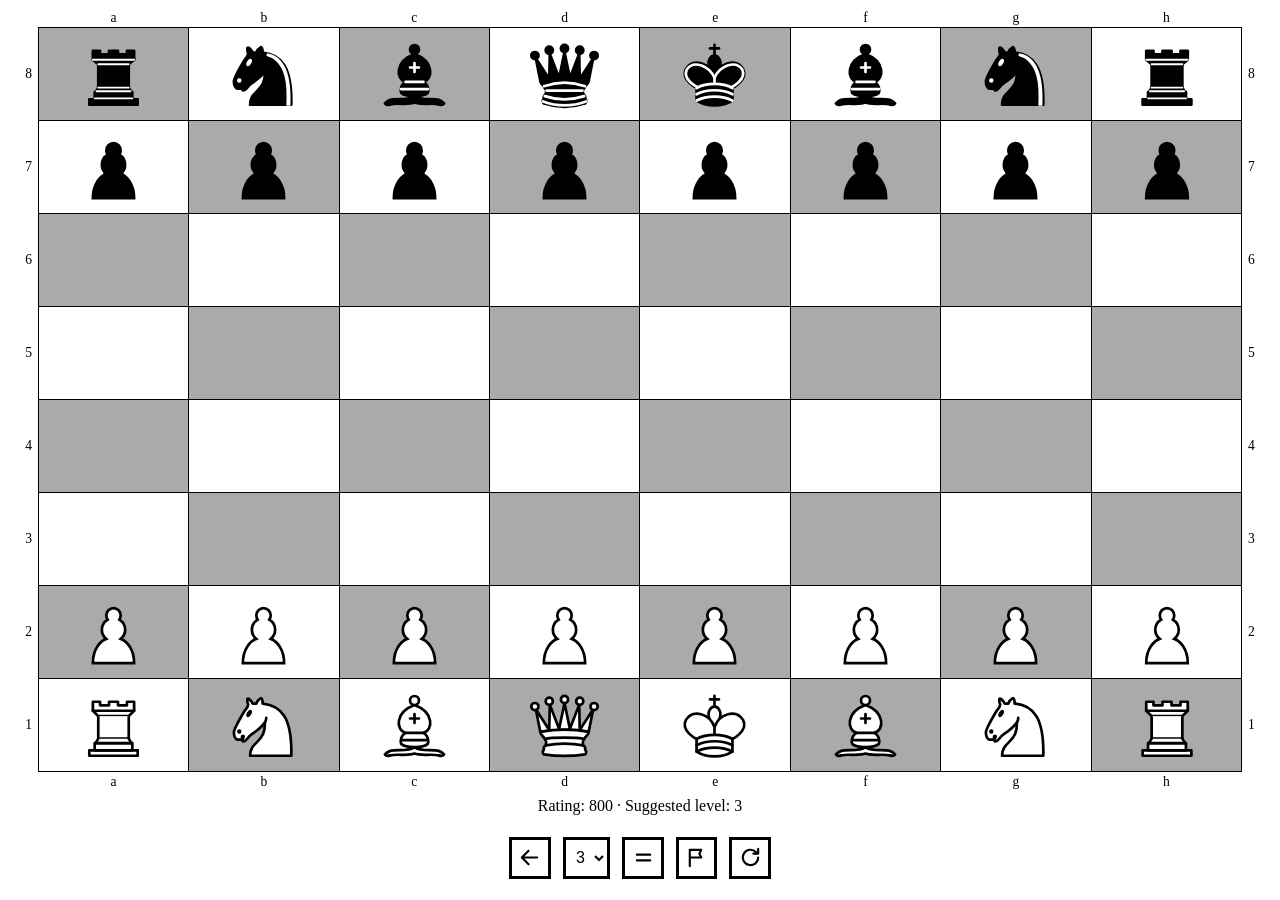
<file: play.html>
<!DOCTYPE html>
<html lang="en">
<head>
<meta charset="utf-8">
<title>Chess — Bot</title>
<script>document.documentElement.className = 'loading';</script>
<link rel="stylesheet" href="style.css?v=19">
</head>
<body>
<div class="board-wrap">
  <table id="board"></table>
  <p id="badge" class="hidden"></p>
  <p id="overlay" class="hidden"></p>
</div>
<p id="status"></p>
<p class="controls">
  <a class="icon back" href="index.html?v=19" title="Menu"></a>
  <select id="level" title="Level">
    <option value="1">1</option>
    <option value="2">2</option>
    <option value="3" selected>3</option>
    <option value="4">4</option>
    <option value="5">5</option>
    <option value="6">6</option>
    <option value="7">7</option>
    <option value="8">8</option>
  </select>
  <button id="draw" class="icon draw" title="Offer draw"></button>
  <button id="resign" class="icon resign" title="Resign"></button>
  <button id="reset" class="icon reset" title="New game"></button>
</p>

<script src="chess.js?v=19"></script>
<script src="bot.js?v=19"></script>
<script src="board.js?v=19"></script>
<script>
(function () {
  'use strict';

  var GAME_KEY = 'kindle-chess-game-v3';
  var STATS_KEY = 'kindle-chess-stats';
  var GAMES_KEY = 'kindle-chess-games';
  var RATING_KEY = 'kindle-chess-rating';
  var MAX_GAMES = 50;
  var MIN_BOT_DELAY_MS = 1500;
  var LEVEL_RATINGS = { 1: 400, 2: 600, 3: 850, 4: 1100, 5: 1250, 6: 1400, 7: 1550, 8: 1700 };
  var INITIAL_RATING = 800;
  var MESSAGES = { check: 'Check', win: 'You won', loss: 'You lost', draw: 'Draw' };
  var BOT_COLOR = 'b';
  var HUMAN_COLOR = 'w';

  var badgeEl = document.getElementById('badge');
  var overlayEl = document.getElementById('overlay');
  var boardEl = document.getElementById('board');
  var statusEl = document.getElementById('status');
  var levelEl = document.getElementById('level');
  var drawEl = document.getElementById('draw');
  var resignEl = document.getElementById('resign');
  var resetEl = document.getElementById('reset');
  var board = new Board(boardEl, onSquareTap);
  var startFen = fenFromUrl();
  var game = resumeOrStart();
  var rating = load(RATING_KEY) || { rating: INITIAL_RATING, games: 0, peak: INITIAL_RATING };
  var lastDelta = null;

  if (!game.history) game.history = [];

  if (!game.uci) game.uci = [];
  var stats = load(STATS_KEY) || {};
  var thinking = false;

  function newGame() {
    return { state: Chess.initialPosition(), level: parseInt(levelEl.value, 10), moves: 0, result: null, history: [], uci: [] };
  }

  function fenFromUrl() {
    var match = /[?&]fen=([^&]+)/.exec(window.location.search);

    return match ? decodeURIComponent(match[1]) : null;
  }

  function practiceGame(fen) {
    return { state: Chess.fromFen(fen), fen: fen, level: parseInt(levelEl.value, 10), moves: 0, result: null, history: [], uci: [] };
  }

  function resumeOrStart() {
    var saved = load(GAME_KEY);

    if (!startFen) return saved || newGame();

    if (saved && saved.fen === startFen && !saved.result) return saved;

    return practiceGame(startFen);
  }

  function load(key) {
    try {
      var raw = window.localStorage.getItem(key);
      return raw ? JSON.parse(raw) : null;
    } catch (e) {
      return null;
    }
  }

  function save(key, value) {
    try {
      window.localStorage.setItem(key, JSON.stringify(value));
    } catch (e) {}
  }

  function renderControls() {
    var over = !!game.result;

    levelEl.value = String(game.level);
    levelEl.disabled = game.moves > 0 || over;
    drawEl.disabled = over || thinking;
    resignEl.disabled = over || thinking;
    renderStatus();
  }

  function renderStatus() {
    var badge = '';

    if (thinking) {
      badge = 'Thinking...';
    } else if (!game.result && Chess.status(game.state) === 'check') {
      badge = MESSAGES.check;
    }

    setText(badgeEl, badge);
    setText(overlayEl, game.result ? resultText() : '');
    boardEl.className = game.result ? 'dimmed' : '';
  }

  function renderHistory() {
    var history = game.history || [];
    var pairs = [];

    for (var i = 0; i < history.length; i += 2) {
      var pair = (i / 2 + 1) + '. ' + history[i];

      if (history[i + 1]) pair += ' ' + history[i + 1];

      pairs.push(pair);
    }

    if (!pairs.length) {
      statusEl.textContent = game.fen
        ? 'Practice game \u00b7 does not affect your rating'
        : 'Rating: ' + rating.rating + ' \u00b7 Suggested level: ' + suggestedLevel();
      return;
    }

    statusEl.textContent = pairs.join('  ');

    while (pairs.length > 1 && overflows(statusEl)) {
      pairs.shift();
      statusEl.textContent = '\u2026 ' + pairs.join('  ');
    }
  }

  function overflows(el) {
    return el.scrollWidth > el.clientWidth + 1;
  }

  function resultText() {
    var text = MESSAGES[game.result];

    if (lastDelta !== null) {
      text += ' · ' + (lastDelta >= 0 ? '+' : '') + lastDelta + ' (' + rating.rating + ')';
    }

    return text;
  }

  function setText(el, text) {
    el.textContent = text;
    el.className = text ? '' : 'hidden';
  }

  function finish(result) {
    game.result = result;

    if (!game.fen) {
      var entry = stats[game.level] || { win: 0, draw: 0, loss: 0 };
      entry[result]++;
      stats[game.level] = entry;
      save(STATS_KEY, stats);
      updateRating(result);
    }

    save(GAME_KEY, game);
    archiveGame();
    board.select(null);
    renderControls();
  }

  function updateRating(result) {
    var opponent = LEVEL_RATINGS[game.level];
    var score = result === 'win' ? 1 : result === 'draw' ? 0.5 : 0;
    var expected = 1 / (1 + Math.pow(10, (opponent - rating.rating) / 400));
    var k = rating.games < 20 ? 40 : 20;

    lastDelta = Math.round(k * (score - expected));
    rating.rating = Math.round(rating.rating + k * (score - expected));
    rating.games++;
    rating.peak = Math.max(rating.peak, rating.rating);
    save(RATING_KEY, rating);
  }

  function suggestedLevel() {
    var best = 1;

    for (var level = 1; level <= 8; level++) {
      if (Math.abs(LEVEL_RATINGS[level] - rating.rating) < Math.abs(LEVEL_RATINGS[best] - rating.rating)) best = level;
    }

    return best;
  }

  function archiveGame() {
    if (!game.uci.length) return;

    var games = load(GAMES_KEY) || [];

    games.push({
      id: Date.now(),
      date: new Date().toISOString(),
      fen: game.fen,
      level: game.level,
      result: game.result,
      uci: game.uci,
      history: game.history,
      analysis: {}
    });

    while (games.length > MAX_GAMES) {
      games.shift();
    }

    save(GAMES_KEY, games);
  }

  function resultFromBoard() {
    var status = Chess.status(game.state);

    if (status === 'stalemate') return 'draw';

    if (status === 'checkmate') return game.state.turn === HUMAN_COLOR ? 'loss' : 'win';

    return null;
  }

  function move(from, to) {
    game.history.push(Chess.notation(game.state, from, to));
    game.uci.push(from + to);
    game.state = Chess.applyMove(game.state, from, to);
    game.moves++;
    renderHistory();
    board.setPosition(game.state.pieces);
    save(GAME_KEY, game);

    var result = resultFromBoard();

    if (result) {
      finish(result);
    } else {
      renderControls();
    }
  }

  function scheduleBot() {
    if (game.result || game.state.turn !== BOT_COLOR) return;

    thinking = true;
    renderControls();
    window.setTimeout(playBotMove, 50);
  }

  function playBotMove() {
    var started = Date.now();
    var choice = Bot.bestMove(game.state, game.level);
    var wait = Math.max(0, MIN_BOT_DELAY_MS - (Date.now() - started));

    window.setTimeout(function () {
      thinking = false;
      move(choice.from, choice.to);
      board.mark([choice.from, choice.to]);
    }, wait);
  }

  function ownPiece(square) {
    var piece = game.state.pieces[square];

    return piece && piece.charAt(0) === game.state.turn;
  }

  function onSquareTap(square) {
    if (thinking || game.result) return;

    var selected = board.selected;

    if (!selected) {
      if (ownPiece(square)) board.select(square);
      return;
    }

    if (square === selected) {
      board.select(null);
      return;
    }

    if (Chess.legalMoves(game.state, selected).indexOf(square) === -1) {
      board.select(ownPiece(square) ? square : null);
      return;
    }

    board.select(null);
    board.mark([]);
    move(selected, square);
    scheduleBot();
  }

  levelEl.onchange = function () {
    game.level = parseInt(levelEl.value, 10);
    save(GAME_KEY, game);
  };

  drawEl.onclick = function () {
    if (thinking || game.result) return;

    if (Bot.acceptsDraw(game.state, BOT_COLOR)) {
      finish('draw');
    } else {
      setText(badgeEl, 'The bot declines the draw');
    }
  };

  resignEl.onclick = function () {
    if (thinking || game.result) return;

    finish('loss');
  };

  resetEl.onclick = function () {
    if (thinking) return;

    board.select(null);
    board.mark([]);
    game = newGame();
    save(GAME_KEY, game);
    board.setPosition(game.state.pieces);
    renderControls();
    renderHistory();
  };

  board.setPosition(game.state.pieces);
  renderControls();
  renderHistory();
  board.fitToScreen();
  scheduleBot();
})();
</script>
<script>document.documentElement.className = '';</script>
</body>
</html>
</file>
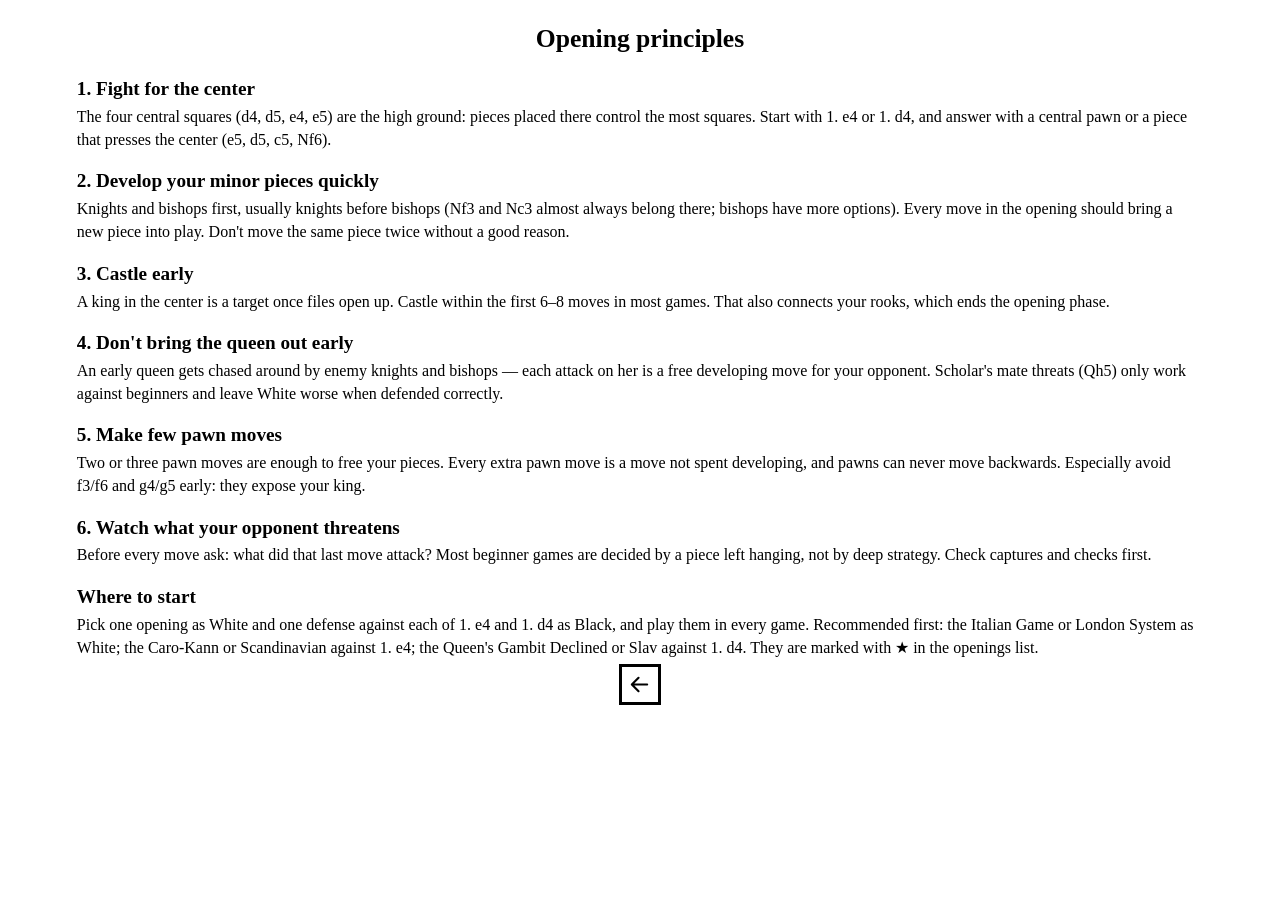
<file: principles.html>
<!DOCTYPE html>
<html lang="en">
<head>
<meta charset="utf-8">
<title>Chess — Opening Principles</title>
<link rel="stylesheet" href="style.css?v=19">
</head>
<body class="text-page">
<h1>Opening principles</h1>

<h2>1. Fight for the center</h2>
<p>The four central squares (d4, d5, e4, e5) are the high ground: pieces placed there control the most squares.
Start with 1. e4 or 1. d4, and answer with a central pawn or a piece that presses the center (e5, d5, c5, Nf6).</p>

<h2>2. Develop your minor pieces quickly</h2>
<p>Knights and bishops first, usually knights before bishops (Nf3 and Nc3 almost always belong there;
bishops have more options). Every move in the opening should bring a new piece into play.
Don't move the same piece twice without a good reason.</p>

<h2>3. Castle early</h2>
<p>A king in the center is a target once files open up. Castle within the first 6–8 moves in most games.
That also connects your rooks, which ends the opening phase.</p>

<h2>4. Don't bring the queen out early</h2>
<p>An early queen gets chased around by enemy knights and bishops — each attack on her is a free
developing move for your opponent. Scholar's mate threats (Qh5) only work against beginners and
leave White worse when defended correctly.</p>

<h2>5. Make few pawn moves</h2>
<p>Two or three pawn moves are enough to free your pieces. Every extra pawn move is a move not spent
developing, and pawns can never move backwards. Especially avoid f3/f6 and g4/g5 early: they expose your king.</p>

<h2>6. Watch what your opponent threatens</h2>
<p>Before every move ask: what did that last move attack? Most beginner games are decided by a piece
left hanging, not by deep strategy. Check captures and checks first.</p>

<h2>Where to start</h2>
<p>Pick one opening as White and one defense against each of 1. e4 and 1. d4 as Black, and play them in
every game. Recommended first: the Italian Game or London System as White; the Caro-Kann or Scandinavian
against 1. e4; the Queen's Gambit Declined or Slav against 1. d4. They are marked with ★ in the openings list.</p>

<p class="controls">
  <a class="icon back" href="openings.html?v=19" title="Openings"></a>
</p>
</body>
</html>
</file>
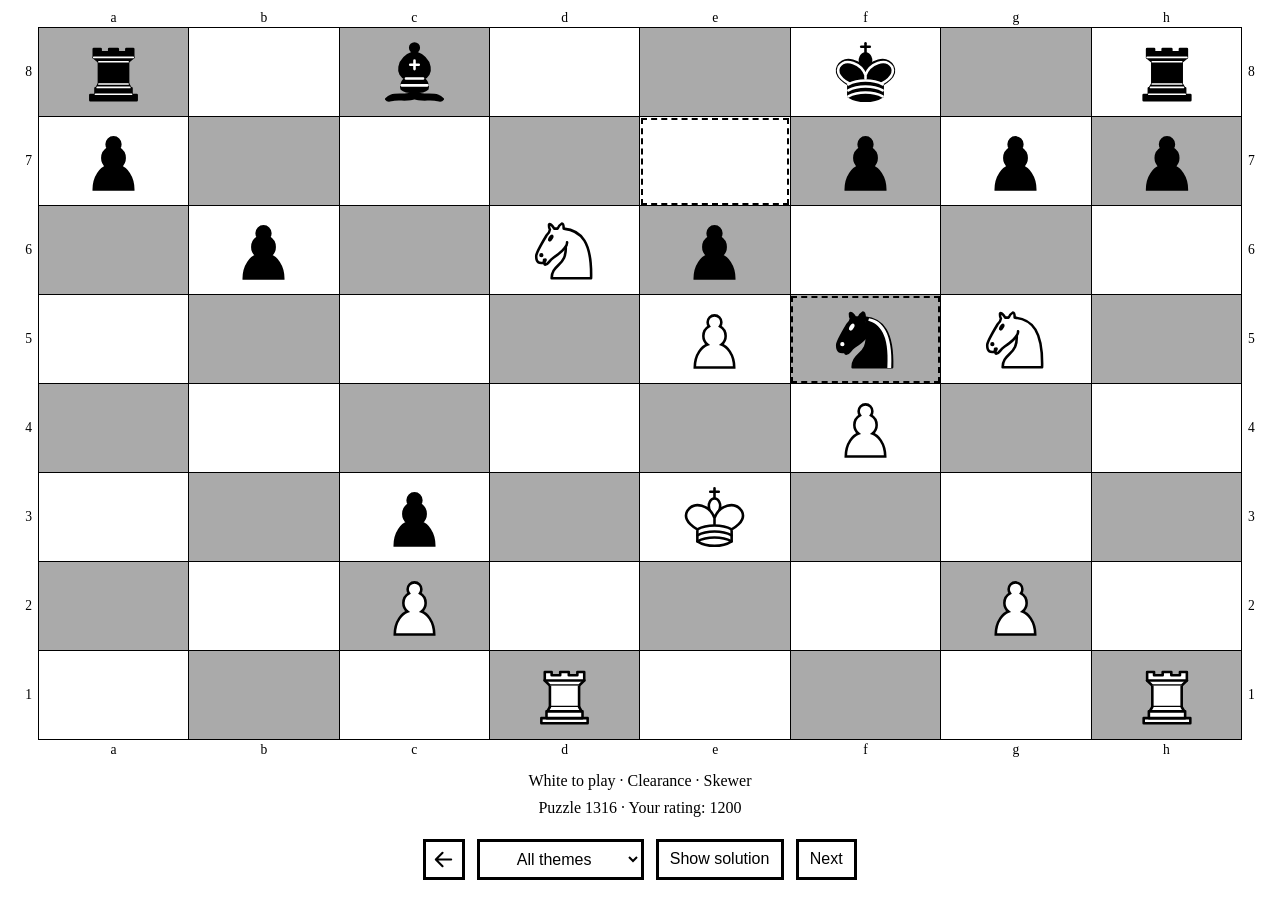
<file: puzzles.html>
<!DOCTYPE html>
<html lang="en">
<head>
<meta charset="utf-8">
<title>Chess — Puzzles</title>
<script>document.documentElement.className = 'loading';</script>
<link rel="stylesheet" href="style.css?v=19">
</head>
<body>
<table id="board"></table>
<p id="task"></p>
<p id="status"></p>
<p class="controls">
  <a class="icon back" href="index.html?v=19" title="Menu"></a>
  <select id="theme" title="Theme"></select>
  <button id="solution">Show solution</button>
  <button id="next">Next</button>
</p>

<script src="chess.js?v=19"></script>
<script src="board.js?v=19"></script>
<script src="puzzles.js?v=19"></script>
<script>
(function () {
  'use strict';

  var PROGRESS_KEY = 'kindle-chess-puzzles';
  var DAILY_KEY = 'kindle-chess-daily';
  var START_RATING = 1200;
  var RANGE = 150;
  var DAILY_RANGE = 300;
  var THEME_NAMES = {
    mate: 'mate', mateIn1: 'mate in 1', mateIn2: 'mate in 2', mateIn3: 'mate in 3', mateIn4: 'mate in 4',
    fork: 'fork', pin: 'pin', skewer: 'skewer', discoveredAttack: 'discovered attack',
    discoveredCheck: 'discovered check', hangingPiece: 'hanging piece', trappedPiece: 'trapped piece',
    sacrifice: 'sacrifice', deflection: 'deflection', attraction: 'attraction', clearance: 'clearance',
    intermezzo: 'intermezzo', quietMove: 'quiet move', defensiveMove: 'defensive move',
    advancedPawn: 'advanced pawn', promotion: 'promotion', exposedKing: 'exposed king',
    kingsideAttack: 'kingside attack', queensideAttack: 'queenside attack',
    rookEndgame: 'rook endgame', pawnEndgame: 'pawn endgame', queenEndgame: 'queen endgame',
    bishopEndgame: 'bishop endgame', knightEndgame: 'knight endgame', queenRookEndgame: 'queen and rook endgame',
    backRankMate: 'back rank mate', smotheredMate: 'smothered mate', doubleCheck: 'double check',
    zugzwang: 'zugzwang', crushing: 'crushing advantage', advantage: 'advantage', equality: 'equality',
    capturingDefender: 'capturing the defender', interference: 'interference', xRayAttack: 'x-ray attack',
    enPassant: 'en passant', castling: 'castling', underPromotion: 'underpromotion', arabianMate: 'Arabian mate',
    anastasiaMate: "Anastasia's mate", bodenMate: "Boden's mate", hookMate: 'hook mate',
    dovetailMate: 'dovetail mate', doubleBishopMate: 'double bishop mate'
  };

  var THEME_FILTERS = [
    ['', 'All themes'],
    ['mateIn1', 'Mate in 1'],
    ['mateIn2', 'Mate in 2'],
    ['mate', 'Mate'],
    ['fork', 'Fork'],
    ['pin', 'Pin'],
    ['skewer', 'Skewer'],
    ['discoveredAttack', 'Discovered attack'],
    ['hangingPiece', 'Hanging piece'],
    ['sacrifice', 'Sacrifice'],
    ['deflection', 'Deflection'],
    ['defensiveMove', 'Defensive move'],
    ['advancedPawn', 'Advanced pawn'],
    ['kingsideAttack', 'Kingside attack'],
    ['rookEndgame', 'Rook endgame'],
    ['pawnEndgame', 'Pawn endgame']
  ];

  var taskEl = document.getElementById('task');
  var statusEl = document.getElementById('status');
  var solutionEl = document.getElementById('solution');
  var nextEl = document.getElementById('next');
  var themeEl = document.getElementById('theme');
  var board = new Board(document.getElementById('board'), onSquareTap);
  var progress = load() || { rating: START_RATING, solved: {}, failed: {}, current: null };
  var dailyMode = /[?&]daily=1/.test(window.location.search);
  var daily = loadDaily() || { assigned: null, lastDone: null, streak: 0, best: 0 };
  var puzzle, state, solution, step, failedThisPuzzle, sawSolution, locked;

  function load() {
    try {
      var raw = window.localStorage.getItem(PROGRESS_KEY);
      return raw ? JSON.parse(raw) : null;
    } catch (e) {
      return null;
    }
  }

  function save() {
    try {
      window.localStorage.setItem(PROGRESS_KEY, JSON.stringify(progress));
    } catch (e) {}
  }

  function loadDaily() {
    try {
      var raw = window.localStorage.getItem(DAILY_KEY);
      return raw ? JSON.parse(raw) : null;
    } catch (e) {
      return null;
    }
  }

  function saveDaily() {
    try {
      window.localStorage.setItem(DAILY_KEY, JSON.stringify(daily));
    } catch (e) {}
  }

  function pad(n) {
    return n < 10 ? '0' + n : String(n);
  }

  function dateKey(d) {
    return d.getFullYear() + '-' + pad(d.getMonth() + 1) + '-' + pad(d.getDate());
  }

  function dailyPuzzle() {
    var today = dateKey(new Date());

    if (daily.assigned && daily.assigned.date === today) {
      var assigned = findById(daily.assigned.id);

      if (assigned) return assigned;
    }

    var seed = parseInt(today.replace(/-/g, ''), 10);
    var candidates = [];

    for (var i = 0; i < PUZZLES.length; i++) {
      var p = PUZZLES[i];
      var fresh = !progress.solved[p.id] && !progress.failed[p.id];

      if (fresh && Math.abs(p.rating - progress.rating) <= DAILY_RANGE) candidates.push(p);
    }

    if (!candidates.length) candidates = PUZZLES;

    var pick = candidates[(seed * 48271) % candidates.length];
    daily.assigned = { date: today, id: pick.id };
    saveDaily();

    return pick;
  }

  function markDailyDone() {
    var today = dateKey(new Date());

    if (daily.lastDone === today) return;

    var yesterday = dateKey(new Date(Date.now() - 86400000));
    daily.streak = daily.lastDone === yesterday ? daily.streak + 1 : 1;
    daily.best = Math.max(daily.best, daily.streak);
    daily.lastDone = today;
    saveDaily();
  }

  function currentStreak() {
    var today = dateKey(new Date());
    var yesterday = dateKey(new Date(Date.now() - 86400000));

    return daily.lastDone === today || daily.lastDone === yesterday ? daily.streak : 0;
  }

  function scoreText() {
    return dailyMode ? 'Streak: ' + currentStreak() + ' · Best: ' + daily.best : 'Your rating: ' + progress.rating;
  }

  function findById(id) {
    for (var i = 0; i < PUZZLES.length; i++) {
      if (PUZZLES[i].id === id) return PUZZLES[i];
    }

    return null;
  }

  function currentOrNewPuzzle() {
    var current = progress.current && findById(progress.current);

    return current || pickPuzzle();
  }

  function isFresh(p) {
    return !progress.solved[p.id] && !progress.failed[p.id];
  }

  function pickPuzzle() {
    var theme = progress.theme || '';
    var themed = [];
    var inRange = [];

    for (var i = 0; i < PUZZLES.length; i++) {
      var p = PUZZLES[i];

      if (theme && p.themes.indexOf(theme) === -1) continue;

      themed.push(p);

      if (isFresh(p) && Math.abs(p.rating - progress.rating) <= RANGE) inRange.push(p);
    }

    var candidates = inRange;

    if (!candidates.length) candidates = themed.filter(isFresh);

    if (!candidates.length) candidates = themed;

    if (!candidates.length) candidates = PUZZLES;

    return candidates[Math.floor(Math.random() * candidates.length)];
  }

  var GENERIC_THEMES = ['mate', 'crushing', 'advantage', 'equality'];

  function themeLabel(themes) {
    var specific = [];
    var generic = [];

    for (var i = 0; i < themes.length; i++) {
      var name = THEME_NAMES[themes[i]] || themes[i];

      if (GENERIC_THEMES.indexOf(themes[i]) === -1) {
        specific.push(capitalize(name));
      } else {
        generic.push(capitalize(name));
      }
    }

    var chosen = specific.length ? specific : generic;

    return chosen.slice(0, 2).join(' · ');
  }

  function capitalize(text) {
    return text.charAt(0).toUpperCase() + text.slice(1);
  }

  function startPuzzle(p) {
    puzzle = p;

    if (!dailyMode) {
      progress.current = p.id;
      save();
    }
    state = Chess.fromFen(p.fen);
    solution = p.moves.split(' ');
    step = 0;
    failedThisPuzzle = false;
    sawSolution = false;
    locked = true;
    board.select(null);
    board.mark([]);
    board.setFlipped(state.turn === 'w');
    board.setPosition(state.pieces);
    showInfo();
    solutionEl.disabled = false;
    nextEl.disabled = false;
    window.setTimeout(playOpponentMove, 600);
  }

  function playOpponentMove() {
    var uci = solution[step];
    state = Chess.applyMove(state, uci.substr(0, 2), uci.substr(2, 2));
    step++;
    board.setPosition(state.pieces);
    board.mark([uci.substr(0, 2), uci.substr(2, 2)]);
    locked = false;
  }

  function ownPiece(square) {
    var piece = state.pieces[square];

    return piece && piece.charAt(0) === state.turn;
  }

  function onSquareTap(square) {
    if (locked) return;

    var selected = board.selected;

    if (!selected) {
      if (ownPiece(square)) board.select(square);
      return;
    }

    if (square === selected) {
      board.select(null);
      return;
    }

    if (Chess.legalMoves(state, selected).indexOf(square) === -1) {
      board.select(ownPiece(square) ? square : null);
      return;
    }

    board.select(null);
    tryMove(selected, square);
  }

  function tryMove(from, to) {
    var expected = solution[step].substr(0, 4);

    if (from + to !== expected) {
      fail(from, to);
      return;
    }

    state = Chess.applyMove(state, from, to);
    step++;
    board.mark([]);
    board.setPosition(state.pieces);

    if (step >= solution.length) {
      succeed();
    } else {
      locked = true;
      window.setTimeout(playOpponentMove, 500);
    }
  }

  function fail(from, to) {
    locked = true;

    if (!failedThisPuzzle && !sawSolution) {
      failedThisPuzzle = true;

      if (!dailyMode) {
        progress.failed[puzzle.id] = true;
        adjustRating(false);
      }
    }

    board.setPosition(Chess.applyMove(state, from, to).pieces);
    board.mark([from, to]);
    statusEl.textContent = 'Incorrect · ' + scoreText();
    window.setTimeout(undoWrongMove, 1200);
  }

  function undoWrongMove() {
    board.setPosition(state.pieces);
    board.mark([]);
    statusEl.textContent = 'Try again · ' + scoreText();
    locked = false;
  }

  function succeed() {
    locked = true;
    solutionEl.disabled = true;

    if (dailyMode) {
      progress.solved[puzzle.id] = true;
      save();
      markDailyDone();
    } else {
      if (!failedThisPuzzle && !sawSolution) {
        progress.solved[puzzle.id] = true;
        adjustRating(true);
      }

      progress.current = null;
      save();
    }

    statusEl.textContent = (sawSolution ? 'Correct (with help)' : 'Correct') + ' · ' + scoreText();
  }

  function showInfo() {
    var side = state.turn === 'w' ? 'Black' : 'White';
    taskEl.textContent = side + ' to play · ' + themeLabel(puzzle.themes);

    if (dailyMode) {
      var done = daily.lastDone === dateKey(new Date());
      statusEl.textContent = 'Daily puzzle ' + puzzle.rating + (done ? ' · Done today' : '') + ' · ' + scoreText();
    } else {
      statusEl.textContent = 'Puzzle ' + puzzle.rating + ' · Your rating: ' + progress.rating;
    }
  }

  function adjustRating(won) {
    var expected = 1 / (1 + Math.pow(10, (puzzle.rating - progress.rating) / 400));
    progress.rating = Math.round(progress.rating + 32 * ((won ? 1 : 0) - expected));
    save();
  }

  solutionEl.onclick = function () {
    sawSolution = true;
    solutionEl.disabled = true;
    statusEl.textContent = 'Solution: ' + solutionText();
  };

  function solutionText() {
    var s = Chess.fromFen(puzzle.fen);
    var parts = [];

    for (var i = 1; i < solution.length; i++) {
      var from = solution[i].substr(0, 2);
      var to = solution[i].substr(2, 2);
      var text = Chess.notation(s, from, to);
      s = Chess.applyMove(s, from, to);
      parts.push(i % 2 === 1 ? text : '(' + text + ')');
    }

    return parts.join(' ');
  }

  nextEl.onclick = function () {
    startPuzzle(pickPuzzle());
  };

  for (var f = 0; f < THEME_FILTERS.length; f++) {
    var option = document.createElement('option');
    option.value = THEME_FILTERS[f][0];
    option.textContent = THEME_FILTERS[f][1];
    themeEl.appendChild(option);
  }

  themeEl.value = progress.theme || '';

  themeEl.onchange = function () {
    progress.theme = themeEl.value;
    progress.current = null;
    save();
    startPuzzle(pickPuzzle());
  };

  if (dailyMode) {
    nextEl.className = 'hidden';
    themeEl.className = 'hidden';
  }

  startPuzzle(dailyMode ? dailyPuzzle() : currentOrNewPuzzle());
  board.fitToScreen();
})();
</script>
<script>document.documentElement.className = '';</script>
</body>
</html>
</file>
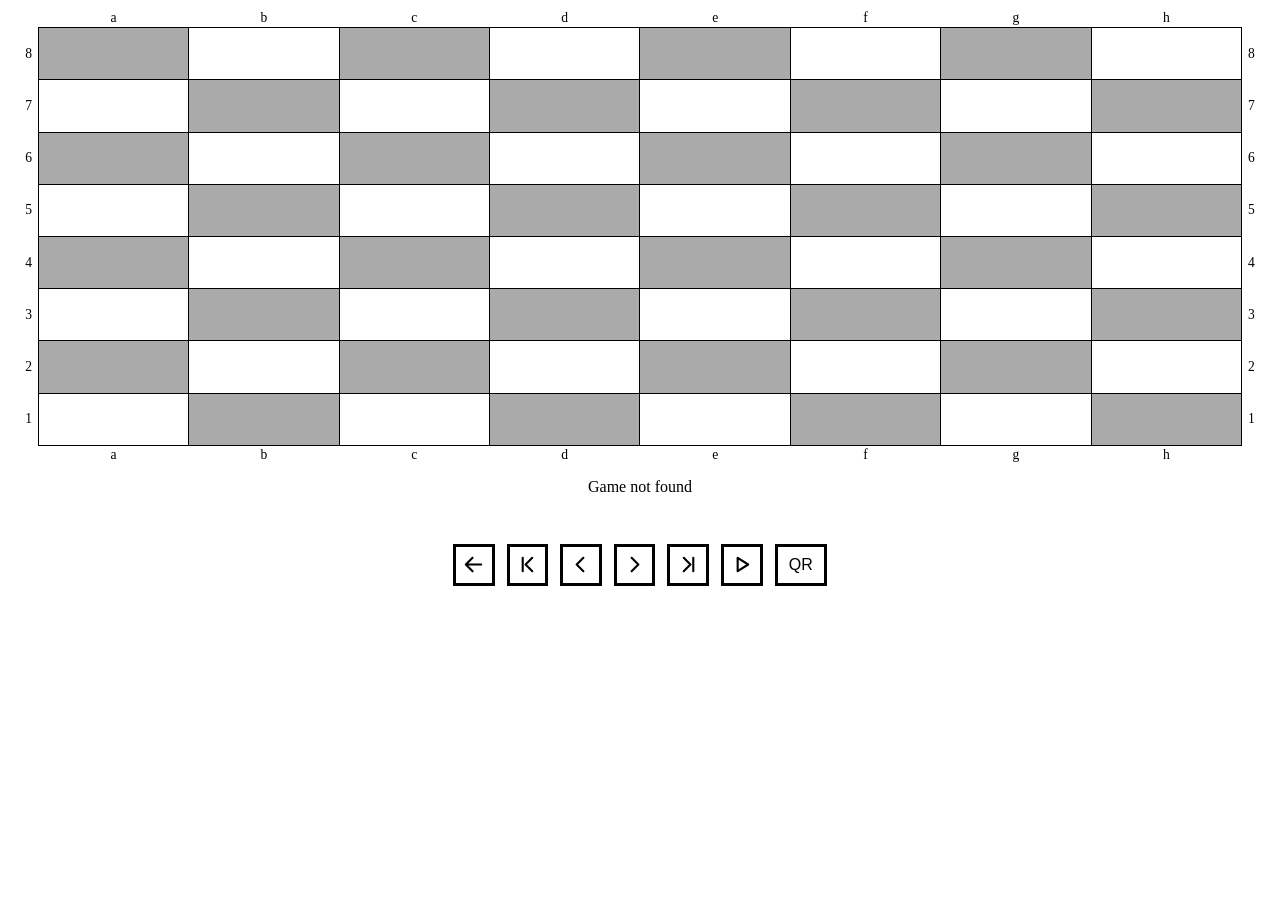
<file: review.html>
<!DOCTYPE html>
<html lang="en">
<head>
<meta charset="utf-8">
<title>Chess — Review</title>
<script>document.documentElement.className = 'loading';</script>
<link rel="stylesheet" href="style.css?v=19">
</head>
<body>
<div class="board-wrap">
  <table id="board"></table>
  <p id="badge" class="hidden"></p>
</div>
<p id="task"></p>
<p id="status"></p>
<p class="controls">
  <a class="icon back" href="games.html?v=19" title="My games"></a>
  <button id="first" class="icon first" title="Start"></button>
  <button id="prev" class="icon prev" title="Previous"></button>
  <button id="next" class="icon next" title="Next"></button>
  <button id="last" class="icon last" title="End"></button>
  <button id="playfrom" class="icon playfrom" title="Play from here"></button>
  <button id="export" title="Export as QR">QR</button>
</p>

<script src="chess.js?v=19"></script>
<script src="bot.js?v=19"></script>
<script src="board.js?v=19"></script>
<script>
(function () {
  'use strict';

  var GAMES_KEY = 'kindle-chess-games';
  var HUMAN_COLOR = 'w';
  var ANALYSIS_DEPTH = 3;
  var ANALYSIS_TIME_MS = 1500;
  var MATE_SCORE = 100000;
  var RESULTS = { win: 'You won', loss: 'You lost', draw: 'Draw' };

  var badgeEl = document.getElementById('badge');
  var taskEl = document.getElementById('task');
  var statusEl = document.getElementById('status');
  var buttons = {
    first: document.getElementById('first'),
    prev: document.getElementById('prev'),
    next: document.getElementById('next'),
    last: document.getElementById('last'),
    playfrom: document.getElementById('playfrom')
  };
  var exportEl = document.getElementById('export');
  var board = new Board(document.getElementById('board'), null);
  var games = load() || [];
  var game = findGame(gameIdFromUrl());
  var positions = [];
  var ply = 0;
  var analyzing = false;

  function load() {
    try {
      var raw = window.localStorage.getItem(GAMES_KEY);
      return raw ? JSON.parse(raw) : null;
    } catch (e) {
      return null;
    }
  }

  function saveGames() {
    try {
      window.localStorage.setItem(GAMES_KEY, JSON.stringify(games));
    } catch (e) {}
  }

  function gameIdFromUrl() {
    var match = /[?&]id=(\d+)/.exec(window.location.search);

    return match ? parseInt(match[1], 10) : null;
  }

  function findGame(id) {
    for (var i = 0; i < games.length; i++) {
      if (games[i].id === id) return games[i];
    }

    return null;
  }

  function buildPositions() {
    var state = game.fen ? Chess.fromFen(game.fen) : Chess.initialPosition();
    positions.push(state);

    for (var i = 0; i < game.uci.length; i++) {
      state = Chess.applyMove(state, game.uci[i].substr(0, 2), game.uci[i].substr(2, 2));
      positions.push(state);
    }
  }

  function setText(el, text) {
    el.textContent = text;
    el.className = text ? '' : 'hidden';
  }

  function goTo(target) {
    if (analyzing) return;

    ply = Math.max(0, Math.min(game.uci.length, target));
    render();
  }

  function render() {
    board.setPosition(positions[ply].pieces);
    renderMoveMarks();
    renderHistory();
    renderButtons();
    renderVerdict();
  }

  function renderMoveMarks() {
    if (ply === 0) {
      board.select(null);
      board.mark([]);
      return;
    }

    var uci = game.uci[ply - 1];
    board.select(uci.substr(2, 2));
    board.mark([uci.substr(0, 2)]);
  }

  function renderButtons() {
    buttons.first.disabled = ply === 0 || analyzing;
    buttons.prev.disabled = ply === 0 || analyzing;
    buttons.next.disabled = ply === game.uci.length || analyzing;
    buttons.last.disabled = ply === game.uci.length || analyzing;

    var status = Chess.status(positions[ply]);
    buttons.playfrom.disabled = analyzing || status === 'checkmate' || status === 'stalemate';
  }

  function renderHistory() {
    var pairs = [];

    for (var i = 0; i < game.history.length; i += 2) {
      var pair = (i / 2 + 1) + '. ' + moveText(i);

      if (game.history[i + 1]) pair += ' ' + moveText(i + 1);

      pairs.push(pair);
    }

    var currentPair = Math.max(0, Math.ceil(ply / 2) - 1);
    var first = 0;
    statusEl.textContent = pairs.join('  ');

    while (first < currentPair && overflows(statusEl)) {
      first++;
      statusEl.textContent = '… ' + pairs.slice(first).join('  ');
    }
  }

  function moveText(index) {
    var text = game.history[index];

    return index === ply - 1 ? '[' + text + ']' : text;
  }

  function overflows(el) {
    return el.scrollWidth > el.clientWidth + 1;
  }

  function renderVerdict() {
    if (ply === 0) {
      taskEl.textContent = 'Starting position';
      setText(badgeEl, '');
      return;
    }

    var finished = ply === game.uci.length;
    setText(badgeEl, finished ? RESULTS[game.result] : '');

    var moveIndex = ply - 1;
    var cached = game.analysis[moveIndex];

    if (cached) {
      showVerdict(cached, moveIndex);
      return;
    }

    analyzing = true;
    taskEl.textContent = '';
    setText(badgeEl, 'Analyzing...');
    renderButtons();
    window.setTimeout(function () {
      analyzeMove(moveIndex);
    }, 50);
  }

  function analyzeMove(moveIndex) {
    var before = positions[moveIndex];
    var played = game.uci[moveIndex];
    var ranked = Bot.analyze(before, ANALYSIS_DEPTH, ANALYSIS_TIME_MS);
    var verdict = verdictFor(ranked, played);

    game.analysis[moveIndex] = verdict;
    saveGames();
    analyzing = false;
    setText(badgeEl, ply === game.uci.length ? RESULTS[game.result] : '');
    renderButtons();

    if (ply - 1 === moveIndex) showVerdict(verdict, moveIndex);
  }

  function verdictFor(ranked, played) {
    var best = ranked[0];
    var actualScore = null;

    for (var i = 0; i < ranked.length; i++) {
      if (ranked[i].move.from + ranked[i].move.to === played) actualScore = ranked[i].score;
    }

    if (actualScore === null) actualScore = best.score;

    var loss = best.score - actualScore;
    var onlyMove = ranked.length > 1 && best.score - ranked[1].score >= 150;
    var label;

    if (actualScore >= MATE_SCORE) {
      label = 'Brilliant';
    } else if (loss <= 15) {
      label = onlyMove ? 'Brilliant' : 'Good';
    } else if (loss <= 50) {
      label = 'Inaccuracy';
    } else if (loss <= 150) {
      label = 'Mistake';
    } else {
      label = 'Blunder';
    }

    return {
      label: label,
      loss: loss,
      best: best.move.from + best.move.to,
      bestScore: best.score,
      playedScore: actualScore
    };
  }

  function showVerdict(verdict, moveIndex) {
    var played = game.uci[moveIndex];
    var before = positions[moveIndex];
    var text = verdict.label;

    if (before.turn !== HUMAN_COLOR) text = 'Bot: ' + text;

    var hasScores = verdict.playedScore !== undefined;

    if (!hasScores && verdict.loss > 15) text += ' (' + formatLoss(verdict.loss) + ')';

    if (verdict.best === played) {
      text += ' · Best move';

      if (hasScores) text += ' (' + formatScore(verdict.playedScore) + ')';

      board.mark([played.substr(0, 2)]);
    } else {
      text += ' · Best: ' + Chess.notation(before, verdict.best.substr(0, 2), verdict.best.substr(2, 2));

      if (hasScores) {
        text += ' (' + formatScore(verdict.bestScore) + ') · Played: ' + formatScore(verdict.playedScore);
      }

      board.mark([played.substr(0, 2), verdict.best.substr(0, 2), verdict.best.substr(2, 2)]);
    }

    taskEl.textContent = text;
  }

  function formatScore(score) {
    if (score >= MATE_SCORE / 2) return 'mate';

    if (score <= -MATE_SCORE / 2) return 'gets mated';

    return (score >= 0 ? '+' : '−') + Math.abs(score / 100).toFixed(1);
  }

  function formatLoss(loss) {
    if (loss >= MATE_SCORE / 2) return 'missed mate';

    return '−' + (loss / 100).toFixed(1);
  }

  if (!game) {
    taskEl.textContent = 'Game not found';
    return;
  }

  buildPositions();
  buttons.first.onclick = function () { goTo(0); };
  buttons.prev.onclick = function () { goTo(ply - 1); };
  buttons.next.onclick = function () { goTo(ply + 1); };
  buttons.last.onclick = function () { goTo(game.uci.length); };
  buttons.playfrom.onclick = function () {
    if (analyzing) return;

    window.location.href = 'play.html?fen=' + encodeURIComponent(Chess.toFen(positions[ply])) + '&v=19';
  };
  exportEl.onclick = function () {
    window.location.href = 'export.html?id=' + game.id + '&v=19';
  };
  render();
  board.fitToScreen();
})();
</script>
<script>document.documentElement.className = '';</script>
</body>
</html>
</file>
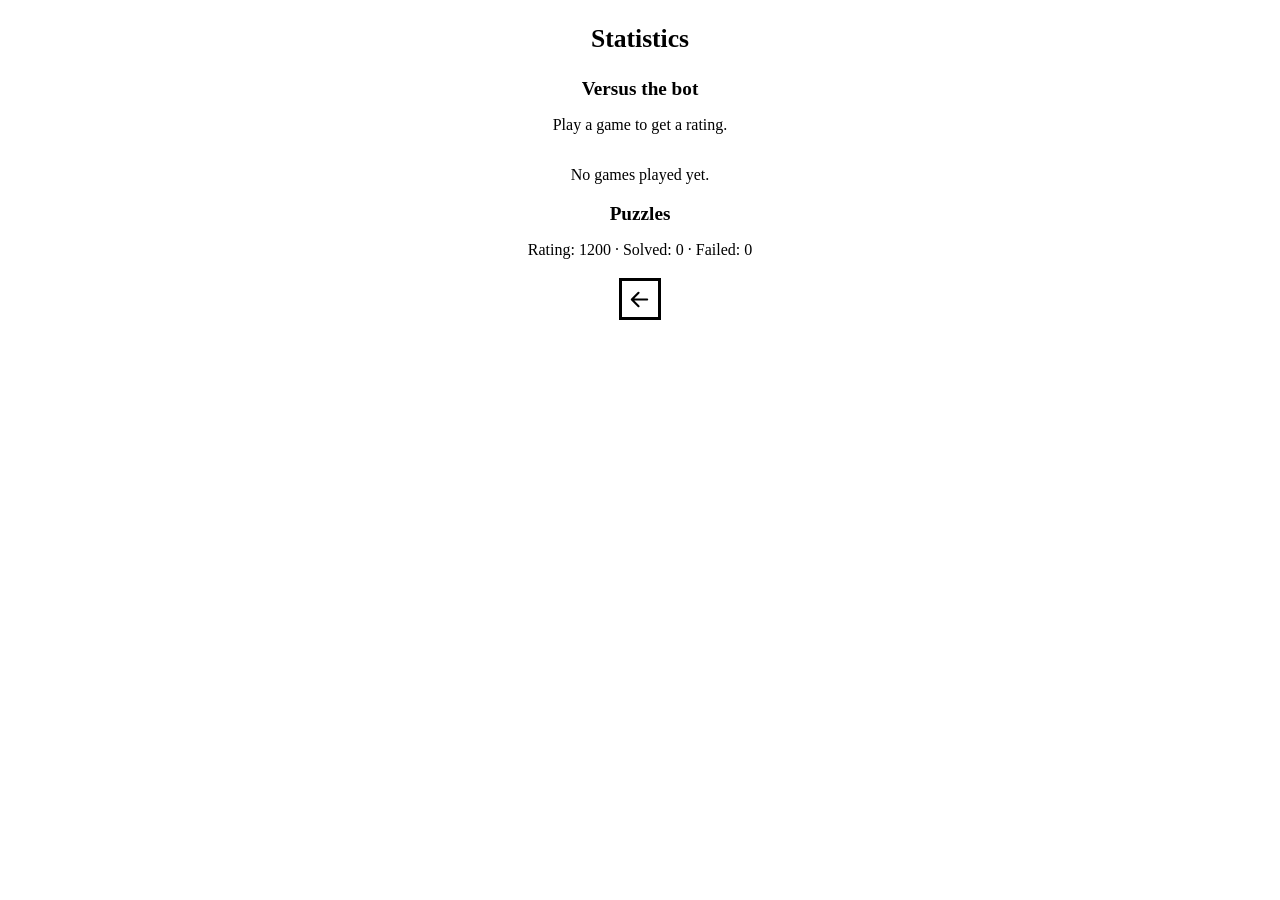
<file: stats.html>
<!DOCTYPE html>
<html lang="en">
<head>
<meta charset="utf-8">
<title>Chess — Statistics</title>
<link rel="stylesheet" href="style.css?v=19">
</head>
<body>
<h1>Statistics</h1>
<h2>Versus the bot</h2>
<p id="rating"></p>
<table id="stats"></table>
<p id="bot-empty"></p>
<h2>Puzzles</h2>
<p id="puzzles"></p>
<p class="controls">
  <a class="icon back" href="index.html?v=19" title="Menu"></a>
</p>

<script>
(function () {
  'use strict';

  function load(key) {
    try {
      var raw = window.localStorage.getItem(key);
      return raw ? JSON.parse(raw) : null;
    } catch (e) {
      return null;
    }
  }

  function count(obj) {
    var n = 0;

    for (var k in obj) {
      n++;
    }

    return n;
  }

  var rating = load('kindle-chess-rating');

  document.getElementById('rating').textContent = rating
    ? 'Rating: ' + rating.rating + ' \u00b7 Peak: ' + rating.peak + ' \u00b7 Rated games: ' + rating.games
    : 'Play a game to get a rating.';

  var stats = load('kindle-chess-stats') || {};
  var rows = ['<tr><th>Level</th><th>Won</th><th>Drawn</th><th>Lost</th></tr>'];

  for (var level = 1; level <= 8; level++) {
    var s = stats[level];

    if (!s) continue;

    rows.push('<tr><td>' + level + '</td><td>' + s.win + '</td><td>' + s.draw + '</td><td>' + s.loss + '</td></tr>');
  }

  if (rows.length > 1) {
    document.getElementById('stats').innerHTML = rows.join('');
  } else {
    document.getElementById('bot-empty').textContent = 'No games played yet.';
  }

  var progress = load('kindle-chess-puzzles');
  function dateKey(d) {
    var m = d.getMonth() + 1;
    var day = d.getDate();

    return d.getFullYear() + '-' + (m < 10 ? '0' + m : m) + '-' + (day < 10 ? '0' + day : day);
  }

  var daily = load('kindle-chess-daily');
  var alive = daily && (daily.lastDone === dateKey(new Date()) || daily.lastDone === dateKey(new Date(Date.now() - 86400000)));
  var streak = daily ? ' · Daily streak: ' + (alive ? daily.streak : 0) + ' (best ' + daily.best + ')' : '';

  document.getElementById('puzzles').textContent = progress
    ? 'Rating: ' + progress.rating + ' · Solved: ' + count(progress.solved) + ' · Failed: ' + count(progress.failed) + streak
    : 'No puzzles solved yet.';
})();
</script>
</body>
</html>
</file>
<file: style.css>
body {
  margin: 0;
  padding: 0.5rem 0;
  background: #fff;
  color: #000;
  font-family: serif;
  text-align: center;
}

#board {
  width: 97%;
  margin: 0 auto;
  border-collapse: collapse;
  table-layout: fixed;
}

#board th {
  width: 1.2rem;
  padding: 0;
  font-size: 0.85rem;
  font-weight: normal;
  text-align: center;
  vertical-align: middle;
}

#board tr.files th {
  width: auto;
  height: 1.2rem;
}

#board tr.files th.corner {
  width: 1.2rem;
}

#board td {
  border: 1px solid #000;
}

#board td {
  height: 3.2rem;
  padding: 0;
  text-align: center;
  vertical-align: middle;
  cursor: pointer;
}

#board td {
  background-repeat: no-repeat;
  background-position: center;
  background-size: 88% 88%;
}

#board td.wK { background-image: url("data:image/svg+xml,%3Csvg xmlns=%22http://www.w3.org/2000/svg%22 viewBox=%220 0 45 45%22%3E%3Cg fill=%22none%22 fill-rule=%22evenodd%22 stroke=%22%23000%22 stroke-linecap=%22round%22 stroke-linejoin=%22round%22 stroke-width=%221.5%22%3E %3Cpath stroke-linejoin=%22miter%22 d=%22M22.5 11.63V6M20 8h5%22/%3E %3Cpath fill=%22%23fff%22 stroke-linecap=%22butt%22 stroke-linejoin=%22miter%22 d=%22M22.5 25s4.5-7.5 3-10.5c0 0-1-2.5-3-2.5s-3 2.5-3 2.5c-1.5 3 3 10.5 3 10.5%22/%3E %3Cpath fill=%22%23fff%22 d=%22M12.5 37c5.5 3.5 14.5 3.5 20 0v-7s9-4.5 6-10.5c-4-6.5-13.5-3.5-16 4V27v-3.5c-2.5-7.5-12-10.5-16-4-3 6 6 10.5 6 10.5v7%22/%3E %3Cpath d=%22M12.5 30c5.5-3 14.5-3 20 0m-20 3.5c5.5-3 14.5-3 20 0m-20 3.5c5.5-3 14.5-3 20 0%22/%3E %3C/g%3E%3C/svg%3E"); }
#board td.wQ { background-image: url("data:image/svg+xml,%3Csvg xmlns=%22http://www.w3.org/2000/svg%22 viewBox=%220 0 45 45%22%3E%3Cg style=%22fill:%23ffffff%3Bstroke:%23000000%3Bstroke-width:1.5%3Bstroke-linejoin:round%22%3E %3Cpath d=%22M 9,26 C 17.5,24.5 30,24.5 36,26 L 38.5,13.5 L 31,25 L 30.7,10.9 L 25.5,24.5 L 22.5,10 L 19.5,24.5 L 14.3,10.9 L 14,25 L 6.5,13.5 L 9,26 z%22/%3E %3Cpath d=%22M 9,26 C 9,28 10.5,28 11.5,30 C 12.5,31.5 12.5,31 12,33.5 C 10.5,34.5 11,36 11,36 C 9.5,37.5 11,38.5 11,38.5 C 17.5,39.5 27.5,39.5 34,38.5 C 34,38.5 35.5,37.5 34,36 C 34,36 34.5,34.5 33,33.5 C 32.5,31 32.5,31.5 33.5,30 C 34.5,28 36,28 36,26 C 27.5,24.5 17.5,24.5 9,26 z%22/%3E %3Cpath d=%22M 11.5,30 C 15,29 30,29 33.5,30%22 style=%22fill:none%22/%3E %3Cpath d=%22M 12,33.5 C 18,32.5 27,32.5 33,33.5%22 style=%22fill:none%22/%3E %3Ccircle cx=%226%22 cy=%2212%22 r=%222%22 /%3E %3Ccircle cx=%2214%22 cy=%229%22 r=%222%22 /%3E %3Ccircle cx=%2222.5%22 cy=%228%22 r=%222%22 /%3E %3Ccircle cx=%2231%22 cy=%229%22 r=%222%22 /%3E %3Ccircle cx=%2239%22 cy=%2212%22 r=%222%22 /%3E %3C/g%3E%3C/svg%3E"); }
#board td.wR { background-image: url("data:image/svg+xml,%3Csvg xmlns=%22http://www.w3.org/2000/svg%22 viewBox=%220 0 45 45%22%3E%3Cg style=%22opacity:1%3B fill:%23ffffff%3B fill-opacity:1%3B fill-rule:evenodd%3B stroke:%23000000%3B stroke-width:1.5%3B stroke-linecap:round%3Bstroke-linejoin:round%3Bstroke-miterlimit:4%3B stroke-dasharray:none%3B stroke-opacity:1%3B%22 transform=%22translate%280,0.3%29%22%3E %3Cpath d=%22M 9,39 L 36,39 L 36,36 L 9,36 L 9,39 z %22 style=%22stroke-linecap:butt%3B%22 /%3E %3Cpath d=%22M 12,36 L 12,32 L 33,32 L 33,36 L 12,36 z %22 style=%22stroke-linecap:butt%3B%22 /%3E %3Cpath d=%22M 11,14 L 11,9 L 15,9 L 15,11 L 20,11 L 20,9 L 25,9 L 25,11 L 30,11 L 30,9 L 34,9 L 34,14%22 style=%22stroke-linecap:butt%3B%22 /%3E %3Cpath d=%22M 34,14 L 31,17 L 14,17 L 11,14%22 /%3E %3Cpath d=%22M 31,17 L 31,29.5 L 14,29.5 L 14,17%22 style=%22stroke-linecap:butt%3B stroke-linejoin:miter%3B%22 /%3E %3Cpath d=%22M 31,29.5 L 32.5,32 L 12.5,32 L 14,29.5%22 /%3E %3Cpath d=%22M 11,14 L 34,14%22 style=%22fill:none%3B stroke:%23000000%3B stroke-linejoin:miter%3B%22 /%3E %3C/g%3E%3C/svg%3E"); }
#board td.wB { background-image: url("data:image/svg+xml,%3Csvg xmlns=%22http://www.w3.org/2000/svg%22 viewBox=%220 0 45 45%22%3E%3Cg style=%22opacity:1%3B fill:none%3B fill-rule:evenodd%3B fill-opacity:1%3B stroke:%23000000%3B stroke-width:1.5%3B stroke-linecap:round%3B stroke-linejoin:round%3B stroke-miterlimit:4%3B stroke-dasharray:none%3B stroke-opacity:1%3B%22 transform=%22translate%280,0.6%29%22%3E %3Cg style=%22fill:%23ffffff%3B stroke:%23000000%3B stroke-linecap:butt%3B%22%3E %3Cpath d=%22M 9,36 C 12.39,35.03 19.11,36.43 22.5,34 C 25.89,36.43 32.61,35.03 36,36 C 36,36 37.65,36.54 39,38 C 38.32,38.97 37.35,38.99 36,38.5 C 32.61,37.53 25.89,38.96 22.5,37.5 C 19.11,38.96 12.39,37.53 9,38.5 C 7.65,38.99 6.68,38.97 6,38 C 7.35,36.54 9,36 9,36 z%22/%3E %3Cpath d=%22M 15,32 C 17.5,34.5 27.5,34.5 30,32 C 30.5,30.5 30,30 30,30 C 30,27.5 27.5,26 27.5,26 C 33,24.5 33.5,14.5 22.5,10.5 C 11.5,14.5 12,24.5 17.5,26 C 17.5,26 15,27.5 15,30 C 15,30 14.5,30.5 15,32 z%22/%3E %3Cpath d=%22M 25 8 A 2.5 2.5 0 1 1  20,8 A 2.5 2.5 0 1 1  25 8 z%22/%3E %3C/g%3E %3Cpath d=%22M 17.5,26 L 27.5,26 M 15,30 L 30,30 M 22.5,15.5 L 22.5,20.5 M 20,18 L 25,18%22 style=%22fill:none%3B stroke:%23000000%3B stroke-linejoin:miter%3B%22/%3E %3C/g%3E%3C/svg%3E"); }
#board td.wN { background-image: url("data:image/svg+xml,%3Csvg xmlns=%22http://www.w3.org/2000/svg%22 viewBox=%220 0 45 45%22%3E%3Cg style=%22opacity:1%3B fill:none%3B fill-opacity:1%3B fill-rule:evenodd%3B stroke:%23000000%3B stroke-width:1.5%3B stroke-linecap:round%3Bstroke-linejoin:round%3Bstroke-miterlimit:4%3B stroke-dasharray:none%3B stroke-opacity:1%3B%22 transform=%22translate%280,0.3%29%22%3E %3Cpath d=%22M 22,10 C 32.5,11 38.5,18 38,39 L 15,39 C 15,30 25,32.5 23,18%22 style=%22fill:%23ffffff%3B stroke:%23000000%3B%22 /%3E %3Cpath d=%22M 24,18 C 24.38,20.91 18.45,25.37 16,27 C 13,29 13.18,31.34 11,31 C 9.958,30.06 12.41,27.96 11,28 C 10,28 11.19,29.23 10,30 C 9,30 5.997,31 6,26 C 6,24 12,14 12,14 C 12,14 13.89,12.1 14,10.5 C 13.27,9.506 13.5,8.5 13.5,7.5 C 14.5,6.5 16.5,10 16.5,10 L 18.5,10 C 18.5,10 19.28,8.008 21,7 C 22,7 22,10 22,10%22 style=%22fill:%23ffffff%3B stroke:%23000000%3B%22 /%3E %3Cpath d=%22M 9.5 25.5 A 0.5 0.5 0 1 1 8.5,25.5 A 0.5 0.5 0 1 1 9.5 25.5 z%22 style=%22fill:%23000000%3B stroke:%23000000%3B%22 /%3E %3Cpath d=%22M 15 15.5 A 0.5 1.5 0 1 1  14,15.5 A 0.5 1.5 0 1 1  15 15.5 z%22 transform=%22matrix%280.866,0.5,-0.5,0.866,9.693,-5.173%29%22 style=%22fill:%23000000%3B stroke:%23000000%3B%22 /%3E %3C/g%3E%3C/svg%3E"); }
#board td.wP { background-image: url("data:image/svg+xml,%3Csvg xmlns=%22http://www.w3.org/2000/svg%22 viewBox=%220 0 45 45%22%3E%3Cpath d=%22m 22.5,9 c -2.21,0 -4,1.79 -4,4 0,0.89 0.29,1.71 0.78,2.38 C 17.33,16.5 16,18.59 16,21 c 0,2.03 0.94,3.84 2.41,5.03 C 15.41,27.09 11,31.58 11,39.5 H 34 C 34,31.58 29.59,27.09 26.59,26.03 28.06,24.84 29,23.03 29,21 29,18.59 27.67,16.5 25.72,15.38 26.21,14.71 26.5,13.89 26.5,13 c 0,-2.21 -1.79,-4 -4,-4 z%22 style=%22opacity:1%3B fill:%23ffffff%3B fill-opacity:1%3B fill-rule:nonzero%3B stroke:%23000000%3B stroke-width:1.5%3B stroke-linecap:round%3B stroke-linejoin:miter%3B stroke-miterlimit:4%3B stroke-dasharray:none%3B stroke-opacity:1%3B%22/%3E%3C/svg%3E"); }
#board td.bK { background-image: url("data:image/svg+xml,%3Csvg xmlns=%22http://www.w3.org/2000/svg%22 viewBox=%220 0 45 45%22%3E%3Cg style=%22fill:none%3B fill-opacity:1%3B fill-rule:evenodd%3B stroke:%23000000%3B stroke-width:1.5%3B stroke-linecap:round%3Bstroke-linejoin:round%3Bstroke-miterlimit:4%3B stroke-dasharray:none%3B stroke-opacity:1%3B%22%3E %3Cpath d=%22M 22.5,11.63 L 22.5,6%22 style=%22fill:none%3B stroke:%23000000%3B stroke-linejoin:miter%3B%22 id=%22path6570%22/%3E %3Cpath d=%22M 22.5,25 C 22.5,25 27,17.5 25.5,14.5 C 25.5,14.5 24.5,12 22.5,12 C 20.5,12 19.5,14.5 19.5,14.5 C 18,17.5 22.5,25 22.5,25%22 style=%22fill:%23000000%3Bfill-opacity:1%3B stroke-linecap:butt%3B stroke-linejoin:miter%3B%22/%3E %3Cpath d=%22M 12.5,37 C 18,40.5 27,40.5 32.5,37 L 32.5,30 C 32.5,30 41.5,25.5 38.5,19.5 C 34.5,13 25,16 22.5,23.5 L 22.5,27 L 22.5,23.5 C 20,16 10.5,13 6.5,19.5 C 3.5,25.5 12.5,30 12.5,30 L 12.5,37%22 style=%22fill:%23000000%3B stroke:%23000000%3B%22/%3E %3Cpath d=%22M 20,8 L 25,8%22 style=%22fill:none%3B stroke:%23000000%3B stroke-linejoin:miter%3B%22/%3E %3Cpath d=%22M 32,29.5 C 32,29.5 40.5,25.5 38.03,19.85 C 34.15,14 25,18 22.5,24.5 L 22.5,26.6 L 22.5,24.5 C 20,18 10.85,14 6.97,19.85 C 4.5,25.5 13,29.5 13,29.5%22 style=%22fill:none%3B stroke:%23ffffff%3B%22/%3E %3Cpath d=%22M 12.5,30 C 18,27 27,27 32.5,30 M 12.5,33.5 C 18,30.5 27,30.5 32.5,33.5 M 12.5,37 C 18,34 27,34 32.5,37%22 style=%22fill:none%3B stroke:%23ffffff%3B%22/%3E %3C/g%3E%3C/svg%3E"); }
#board td.bQ { background-image: url("data:image/svg+xml,%3Csvg xmlns=%22http://www.w3.org/2000/svg%22 viewBox=%220 0 45 45%22%3E%3Cg style=%22fill:%23000000%3Bstroke:%23000000%3Bstroke-width:1.5%3B stroke-linecap:round%3Bstroke-linejoin:round%22%3E %3Cpath d=%22M 9,26 C 17.5,24.5 30,24.5 36,26 L 38.5,13.5 L 31,25 L 30.7,10.9 L 25.5,24.5 L 22.5,10 L 19.5,24.5 L 14.3,10.9 L 14,25 L 6.5,13.5 L 9,26 z%22 style=%22stroke-linecap:butt%3Bfill:%23000000%22 /%3E %3Cpath d=%22m 9,26 c 0,2 1.5,2 2.5,4 1,1.5 1,1 0.5,3.5 -1.5,1 -1,2.5 -1,2.5 -1.5,1.5 0,2.5 0,2.5 6.5,1 16.5,1 23,0 0,0 1.5,-1 0,-2.5 0,0 0.5,-1.5 -1,-2.5 -0.5,-2.5 -0.5,-2 0.5,-3.5 1,-2 2.5,-2 2.5,-4 -8.5,-1.5 -18.5,-1.5 -27,0 z%22 /%3E %3Cpath d=%22M 11.5,30 C 15,29 30,29 33.5,30%22 /%3E %3Cpath d=%22m 12,33.5 c 6,-1 15,-1 21,0%22 /%3E %3Ccircle cx=%226%22 cy=%2212%22 r=%222%22 /%3E %3Ccircle cx=%2214%22 cy=%229%22 r=%222%22 /%3E %3Ccircle cx=%2222.5%22 cy=%228%22 r=%222%22 /%3E %3Ccircle cx=%2231%22 cy=%229%22 r=%222%22 /%3E %3Ccircle cx=%2239%22 cy=%2212%22 r=%222%22 /%3E %3Cpath d=%22M 11,38.5 A 35,35 1 0 0 34,38.5%22 style=%22fill:none%3B stroke:%23000000%3Bstroke-linecap:butt%3B%22 /%3E %3Cg style=%22fill:none%3B stroke:%23ffffff%3B%22%3E %3Cpath d=%22M 11,29 A 35,35 1 0 1 34,29%22 /%3E %3Cpath d=%22M 12.5,31.5 L 32.5,31.5%22 /%3E %3Cpath d=%22M 11.5,34.5 A 35,35 1 0 0 33.5,34.5%22 /%3E %3Cpath d=%22M 10.5,37.5 A 35,35 1 0 0 34.5,37.5%22 /%3E %3C/g%3E %3C/g%3E%3C/svg%3E"); }
#board td.bR { background-image: url("data:image/svg+xml,%3Csvg xmlns=%22http://www.w3.org/2000/svg%22 viewBox=%220 0 45 45%22%3E%3Cg style=%22opacity:1%3B fill:%23000000%3B fill-opacity:1%3B fill-rule:evenodd%3B stroke:%23000000%3B stroke-width:1.5%3B stroke-linecap:round%3Bstroke-linejoin:round%3Bstroke-miterlimit:4%3B stroke-dasharray:none%3B stroke-opacity:1%3B%22 transform=%22translate%280,0.3%29%22%3E %3Cpath d=%22M 9,39 L 36,39 L 36,36 L 9,36 L 9,39 z %22 style=%22stroke-linecap:butt%3B%22 /%3E %3Cpath d=%22M 12.5,32 L 14,29.5 L 31,29.5 L 32.5,32 L 12.5,32 z %22 style=%22stroke-linecap:butt%3B%22 /%3E %3Cpath d=%22M 12,36 L 12,32 L 33,32 L 33,36 L 12,36 z %22 style=%22stroke-linecap:butt%3B%22 /%3E %3Cpath d=%22M 14,29.5 L 14,16.5 L 31,16.5 L 31,29.5 L 14,29.5 z %22 style=%22stroke-linecap:butt%3Bstroke-linejoin:miter%3B%22 /%3E %3Cpath d=%22M 14,16.5 L 11,14 L 34,14 L 31,16.5 L 14,16.5 z %22 style=%22stroke-linecap:butt%3B%22 /%3E %3Cpath d=%22M 11,14 L 11,9 L 15,9 L 15,11 L 20,11 L 20,9 L 25,9 L 25,11 L 30,11 L 30,9 L 34,9 L 34,14 L 11,14 z %22 style=%22stroke-linecap:butt%3B%22 /%3E %3Cpath d=%22M 12,35.5 L 33,35.5 L 33,35.5%22 style=%22fill:none%3B stroke:%23ffffff%3B stroke-width:1%3B stroke-linejoin:miter%3B%22 /%3E %3Cpath d=%22M 13,31.5 L 32,31.5%22 style=%22fill:none%3B stroke:%23ffffff%3B stroke-width:1%3B stroke-linejoin:miter%3B%22 /%3E %3Cpath d=%22M 14,29.5 L 31,29.5%22 style=%22fill:none%3B stroke:%23ffffff%3B stroke-width:1%3B stroke-linejoin:miter%3B%22 /%3E %3Cpath d=%22M 14,16.5 L 31,16.5%22 style=%22fill:none%3B stroke:%23ffffff%3B stroke-width:1%3B stroke-linejoin:miter%3B%22 /%3E %3Cpath d=%22M 11,14 L 34,14%22 style=%22fill:none%3B stroke:%23ffffff%3B stroke-width:1%3B stroke-linejoin:miter%3B%22 /%3E %3C/g%3E%3C/svg%3E"); }
#board td.bB { background-image: url("data:image/svg+xml,%3Csvg xmlns=%22http://www.w3.org/2000/svg%22 viewBox=%220 0 45 45%22%3E%3Cg style=%22opacity:1%3B fill:none%3B fill-rule:evenodd%3B fill-opacity:1%3B stroke:%23000000%3B stroke-width:1.5%3B stroke-linecap:round%3B stroke-linejoin:round%3B stroke-miterlimit:4%3B stroke-dasharray:none%3B stroke-opacity:1%3B%22 transform=%22translate%280,0.6%29%22%3E %3Cg style=%22fill:%23000000%3B stroke:%23000000%3B stroke-linecap:butt%3B%22%3E %3Cpath d=%22M 9,36 C 12.39,35.03 19.11,36.43 22.5,34 C 25.89,36.43 32.61,35.03 36,36 C 36,36 37.65,36.54 39,38 C 38.32,38.97 37.35,38.99 36,38.5 C 32.61,37.53 25.89,38.96 22.5,37.5 C 19.11,38.96 12.39,37.53 9,38.5 C 7.65,38.99 6.68,38.97 6,38 C 7.35,36.54 9,36 9,36 z%22/%3E %3Cpath d=%22M 15,32 C 17.5,34.5 27.5,34.5 30,32 C 30.5,30.5 30,30 30,30 C 30,27.5 27.5,26 27.5,26 C 33,24.5 33.5,14.5 22.5,10.5 C 11.5,14.5 12,24.5 17.5,26 C 17.5,26 15,27.5 15,30 C 15,30 14.5,30.5 15,32 z%22/%3E %3Cpath d=%22M 25 8 A 2.5 2.5 0 1 1  20,8 A 2.5 2.5 0 1 1  25 8 z%22/%3E %3C/g%3E %3Cpath d=%22M 17.5,26 L 27.5,26 M 15,30 L 30,30 M 22.5,15.5 L 22.5,20.5 M 20,18 L 25,18%22 style=%22fill:none%3B stroke:%23ffffff%3B stroke-linejoin:miter%3B%22/%3E %3C/g%3E%3C/svg%3E"); }
#board td.bN { background-image: url("data:image/svg+xml,%3Csvg xmlns=%22http://www.w3.org/2000/svg%22 viewBox=%220 0 45 45%22%3E%3Cg style=%22opacity:1%3B fill:none%3B fill-opacity:1%3B fill-rule:evenodd%3B stroke:%23000000%3B stroke-width:1.5%3B stroke-linecap:round%3Bstroke-linejoin:round%3Bstroke-miterlimit:4%3B stroke-dasharray:none%3B stroke-opacity:1%3B%22 transform=%22translate%280,0.3%29%22%3E %3Cpath d=%22M 22,10 C 32.5,11 38.5,18 38,39 L 15,39 C 15,30 25,32.5 23,18%22 style=%22fill:%23000000%3B stroke:%23000000%3B%22 /%3E %3Cpath d=%22M 24,18 C 24.38,20.91 18.45,25.37 16,27 C 13,29 13.18,31.34 11,31 C 9.958,30.06 12.41,27.96 11,28 C 10,28 11.19,29.23 10,30 C 9,30 5.997,31 6,26 C 6,24 12,14 12,14 C 12,14 13.89,12.1 14,10.5 C 13.27,9.506 13.5,8.5 13.5,7.5 C 14.5,6.5 16.5,10 16.5,10 L 18.5,10 C 18.5,10 19.28,8.008 21,7 C 22,7 22,10 22,10%22 style=%22fill:%23000000%3B stroke:%23000000%3B%22 /%3E %3Cpath d=%22M 9.5 25.5 A 0.5 0.5 0 1 1 8.5,25.5 A 0.5 0.5 0 1 1 9.5 25.5 z%22 style=%22fill:%23ffffff%3B stroke:%23ffffff%3B%22 /%3E %3Cpath d=%22M 15 15.5 A 0.5 1.5 0 1 1  14,15.5 A 0.5 1.5 0 1 1  15 15.5 z%22 transform=%22matrix%280.866,0.5,-0.5,0.866,9.693,-5.173%29%22 style=%22fill:%23ffffff%3B stroke:%23ffffff%3B%22 /%3E %3Cpath d=%22M 24.55,10.4 L 24.1,11.85 L 24.6,12 C 27.75,13 30.25,14.49 32.5,18.75 C 34.75,23.01 35.75,29.06 35.25,39 L 35.2,39.5 L 37.45,39.5 L 37.5,39 C 38,28.94 36.62,22.15 34.25,17.66 C 31.88,13.17 28.46,11.02 25.06,10.5 L 24.55,10.4 z %22 style=%22fill:%23ffffff%3B stroke:none%3B%22 /%3E %3C/g%3E%3C/svg%3E"); }
#board td.bP { background-image: url("data:image/svg+xml,%3Csvg xmlns=%22http://www.w3.org/2000/svg%22 viewBox=%220 0 45 45%22%3E%3Cpath d=%22m 22.5,9 c -2.21,0 -4,1.79 -4,4 0,0.89 0.29,1.71 0.78,2.38 C 17.33,16.5 16,18.59 16,21 c 0,2.03 0.94,3.84 2.41,5.03 C 15.41,27.09 11,31.58 11,39.5 H 34 C 34,31.58 29.59,27.09 26.59,26.03 28.06,24.84 29,23.03 29,21 29,18.59 27.67,16.5 25.72,15.38 26.21,14.71 26.5,13.89 26.5,13 c 0,-2.21 -1.79,-4 -4,-4 z%22 style=%22opacity:1%3B fill:%23000000%3B fill-opacity:1%3B fill-rule:nonzero%3B stroke:%23000000%3B stroke-width:1.5%3B stroke-linecap:round%3B stroke-linejoin:miter%3B stroke-miterlimit:4%3B stroke-dasharray:none%3B stroke-opacity:1%3B%22/%3E%3C/svg%3E"); }

#board td.dark {
  background-color: #aaa;
}

#board td.selected {
  outline: 5px solid #000;
  outline-offset: -5px;
}

#task, #status {
  font-size: 1rem;
  margin: 0.35rem 5%;
  min-height: 1.3rem;
  white-space: nowrap;
  overflow: hidden;
  text-overflow: ellipsis;
}

#status {
  text-overflow: clip;
}

select {
  font-size: 1.2rem;
  padding: 0.4rem;
  margin: 0 1rem 0 0.3rem;
  background: #fff;
  color: #000;
  border: 3px solid #000;
}

label {
  font-size: 1.2rem;
}

#stats {
  margin: 0.5rem auto 0;
  border-collapse: collapse;
  font-size: 1rem;
}

#stats th, #stats td {
  border: 1px solid #000;
  padding: 0.2rem 0.8rem;
}

button[disabled], select[disabled] {
  color: #888;
  border-color: #888;
}

button {
  font-size: 1.2rem;
  padding: 0.5rem 1rem;
  margin: 0 0.2rem;
  background: #fff;
  color: #000;
  border: 3px solid #000;
}

.menu a {
  display: block;
  width: 80%;
  max-width: 24rem;
  margin: 0.8rem auto;
  padding: 0.8rem;
  font-size: 1.3rem;
  color: #000;
  background: #fff;
  border: 3px solid #000;
  text-decoration: none;
}

.menu a.disabled {
  color: #888;
  border-color: #888;
}

h1 {
  font-size: 1.6rem;
  margin: 1rem 0 1.5rem;
}


#board td.marked {
  outline: 2px dashed #000;
  outline-offset: -3px;
}

h2 {
  font-size: 1.2rem;
  margin: 1.2rem 0 0.4rem;
}

html.loading body {
  visibility: hidden;
}

.controls {
  margin: 1.2rem 0 0.4rem;
}

#task {
  margin-top: 0.8rem;
}

.controls select, .controls button, .controls a {
  box-sizing: border-box;
  height: 2.6rem;
  min-width: 2.6rem;
  margin: 0 0.25rem;
  padding: 0 0.7rem;
  font-size: 1rem;
  line-height: 1;
  vertical-align: middle;
  color: #000;
  background-color: #fff;
  border: 3px solid #000;
}

.controls select {
  padding: 0 0.4rem;
  text-align: center;
}

button.icon, a.icon {
  display: inline-block;
  width: 2.6rem;
  padding: 0;
  background-repeat: no-repeat;
  background-position: center;
  background-size: 65% 65%;
}

button.icon[disabled] {
  opacity: 0.35;
}

button.draw { background-image: url("data:image/svg+xml,%3Csvg xmlns=%22http://www.w3.org/2000/svg%22 viewBox=%220 0 24 24%22 fill=%22none%22 stroke=%22%23000%22 stroke-width=%222.2%22 stroke-linecap=%22round%22 stroke-linejoin=%22round%22%3E%3Cpath d=%22M5 9h14M5 15h14%22/%3E%3C/svg%3E"); }

button.resign { background-image: url("data:image/svg+xml,%3Csvg xmlns=%22http://www.w3.org/2000/svg%22 viewBox=%220 0 24 24%22 fill=%22none%22 stroke=%22%23000%22 stroke-width=%222.2%22 stroke-linecap=%22round%22 stroke-linejoin=%22round%22%3E%3Cpath d=%22M5 21V4M5 4h12l-2 4 2 4H5%22/%3E%3C/svg%3E"); }

button.reset { background-image: url("data:image/svg+xml,%3Csvg xmlns=%22http://www.w3.org/2000/svg%22 viewBox=%220 0 24 24%22 fill=%22none%22 stroke=%22%23000%22 stroke-width=%222.2%22 stroke-linecap=%22round%22 stroke-linejoin=%22round%22%3E%3Cpath d=%22M20 12a8 8 0 1 1-2.3-5.7%22/%3E%3Cpath d=%22M20 3v5h-5%22/%3E%3C/svg%3E"); }

a.back { background-image: url("data:image/svg+xml,%3Csvg xmlns=%22http://www.w3.org/2000/svg%22 viewBox=%220 0 24 24%22 fill=%22none%22 stroke=%22%23000%22 stroke-width=%222.2%22 stroke-linecap=%22round%22 stroke-linejoin=%22round%22%3E%3Cpath d=%22M20 12H5M11 5l-7 7 7 7%22/%3E%3C/svg%3E"); }

.controls [disabled] {
  color: #888;
  border-color: #888;
}

#puzzles, #bot-empty {
  font-size: 1rem;
}

.board-wrap {
  position: relative;
  width: 97%;
  margin: 0 auto;
}

.board-wrap #board {
  width: 100%;
}

#board.dimmed td {
  opacity: 0.3;
}

#badge, #overlay {
  position: absolute;
  margin: 0;
  background: #fff;
  border: 3px solid #000;
  font-size: 1rem;
}

#badge {
  top: 0;
  right: 0;
  padding: 0.3rem 0.7rem;
}

#overlay {
  top: 45%;
  left: 15%;
  right: 15%;
  padding: 0.8rem;
  font-size: 1.6rem;
  text-align: center;
}

.hidden {
  display: none;
}


button.prev { background-image: url("data:image/svg+xml,%3Csvg xmlns=%22http://www.w3.org/2000/svg%22 viewBox=%220 0 24 24%22 fill=%22none%22 stroke=%22%23000%22 stroke-width=%222.2%22 stroke-linecap=%22round%22 stroke-linejoin=%22round%22%3E%3Cpath d=%22M15 5l-7 7 7 7%22/%3E%3C/svg%3E"); }

button.next { background-image: url("data:image/svg+xml,%3Csvg xmlns=%22http://www.w3.org/2000/svg%22 viewBox=%220 0 24 24%22 fill=%22none%22 stroke=%22%23000%22 stroke-width=%222.2%22 stroke-linecap=%22round%22 stroke-linejoin=%22round%22%3E%3Cpath d=%22M9 5l7 7-7 7%22/%3E%3C/svg%3E"); }

button.first { background-image: url("data:image/svg+xml,%3Csvg xmlns=%22http://www.w3.org/2000/svg%22 viewBox=%220 0 24 24%22 fill=%22none%22 stroke=%22%23000%22 stroke-width=%222.2%22 stroke-linecap=%22round%22 stroke-linejoin=%22round%22%3E%3Cpath d=%22M17 5l-7 7 7 7M7 5v14%22/%3E%3C/svg%3E"); }
button.playfrom { background-image: url("data:image/svg+xml,%3Csvg xmlns=%22http://www.w3.org/2000/svg%22 viewBox=%220 0 24 24%22 fill=%22none%22 stroke=%22%23000%22 stroke-width=%222.2%22 stroke-linecap=%22round%22 stroke-linejoin=%22round%22%3E%3Cpath d=%22M8 5l11 7-11 7z%22/%3E%3C/svg%3E"); }

button.last { background-image: url("data:image/svg+xml,%3Csvg xmlns=%22http://www.w3.org/2000/svg%22 viewBox=%220 0 24 24%22 fill=%22none%22 stroke=%22%23000%22 stroke-width=%222.2%22 stroke-linecap=%22round%22 stroke-linejoin=%22round%22%3E%3Cpath d=%22M7 5l7 7-7 7M17 5v14%22/%3E%3C/svg%3E"); }

#games {
  width: 90%;
  margin: 0.5rem auto 1rem;
  border-collapse: collapse;
  font-size: 1rem;
}

#games th, #games td {
  border: 1px solid #000;
  padding: 0;
  text-align: center;
}

#games th {
  padding: 0.4rem 0;
}

#games a {
  display: block;
  padding: 0.6rem 0;
  color: #000;
  text-decoration: none;
}

#games-empty {
  font-size: 1rem;
}

.credits {
  width: 70%;
  max-width: 22rem;
  margin: 2rem auto 0;
  font-size: 0.8rem;
  color: #555;
}

.hint {
  width: 70%;
  max-width: 22rem;
  margin: 0.6rem auto 1.2rem;
  font-size: 0.85rem;
  color: #555;
}

/* -1.1rem offsets the h1's collapsed 1.5rem bottom margin: net 0.4rem gap */
h1 + .hint {
  margin-top: -1.1rem;
}

.muted {
  color: #888;
  font-size: 1rem;
}

.menu.compact a {
  margin: 0.4rem auto;
  padding: 0.5rem;
  font-size: 1rem;
  text-align: left;
  padding-left: 0.8rem;
}

.eco {
  display: inline-block;
  width: 2.6rem;
  color: #666;
}

#note {
  font-size: 0.9rem;
  margin: 0.2rem 6%;
  min-height: 1.2rem;
  color: #333;
}

.text-page {
  text-align: left;
  padding: 0.5rem 6% 1rem;
}

.text-page h1 {
  text-align: center;
}

.text-page h2 {
  margin: 1.2rem 0 0.3rem;
}

.text-page p {
  font-size: 1rem;
  line-height: 1.45;
  margin: 0.3rem 0;
}

.text-page .controls {
  text-align: center;
}

#note {
  white-space: normal;
  min-height: 2.4rem;
}
</file>
